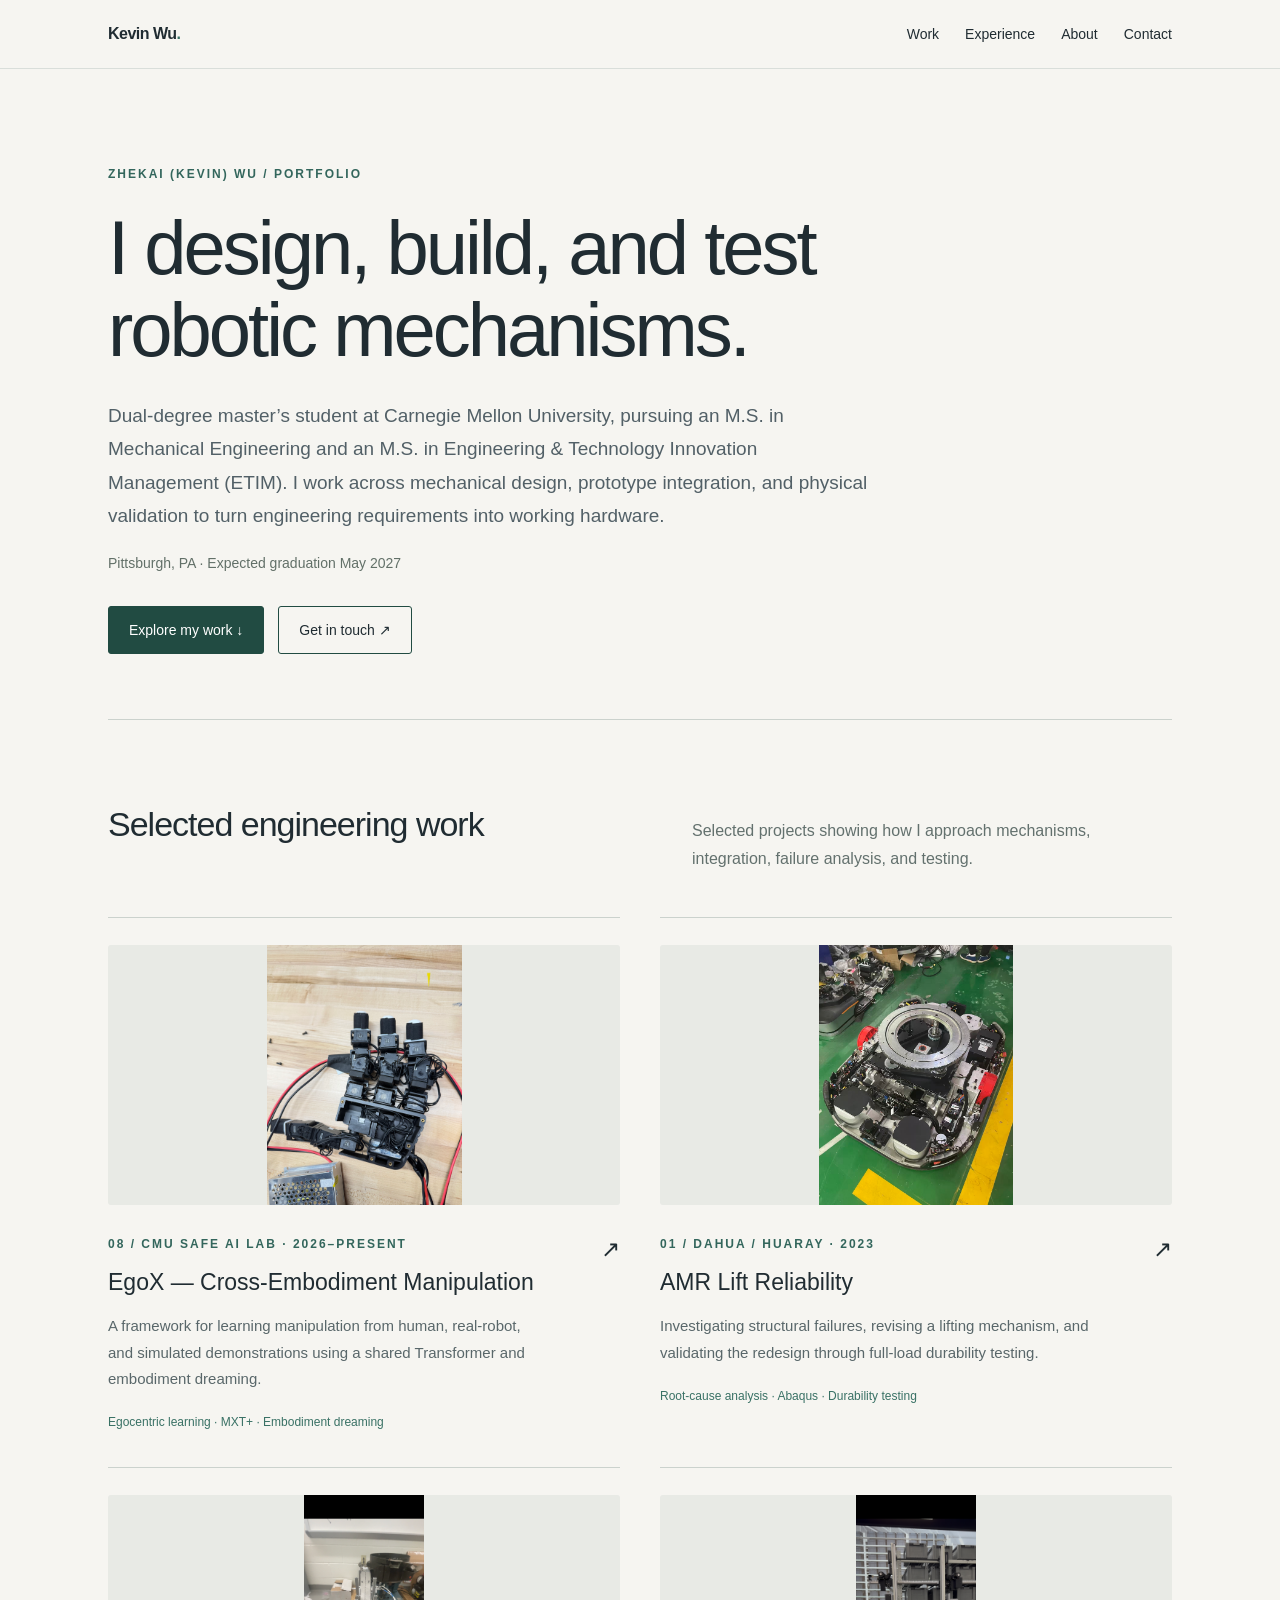
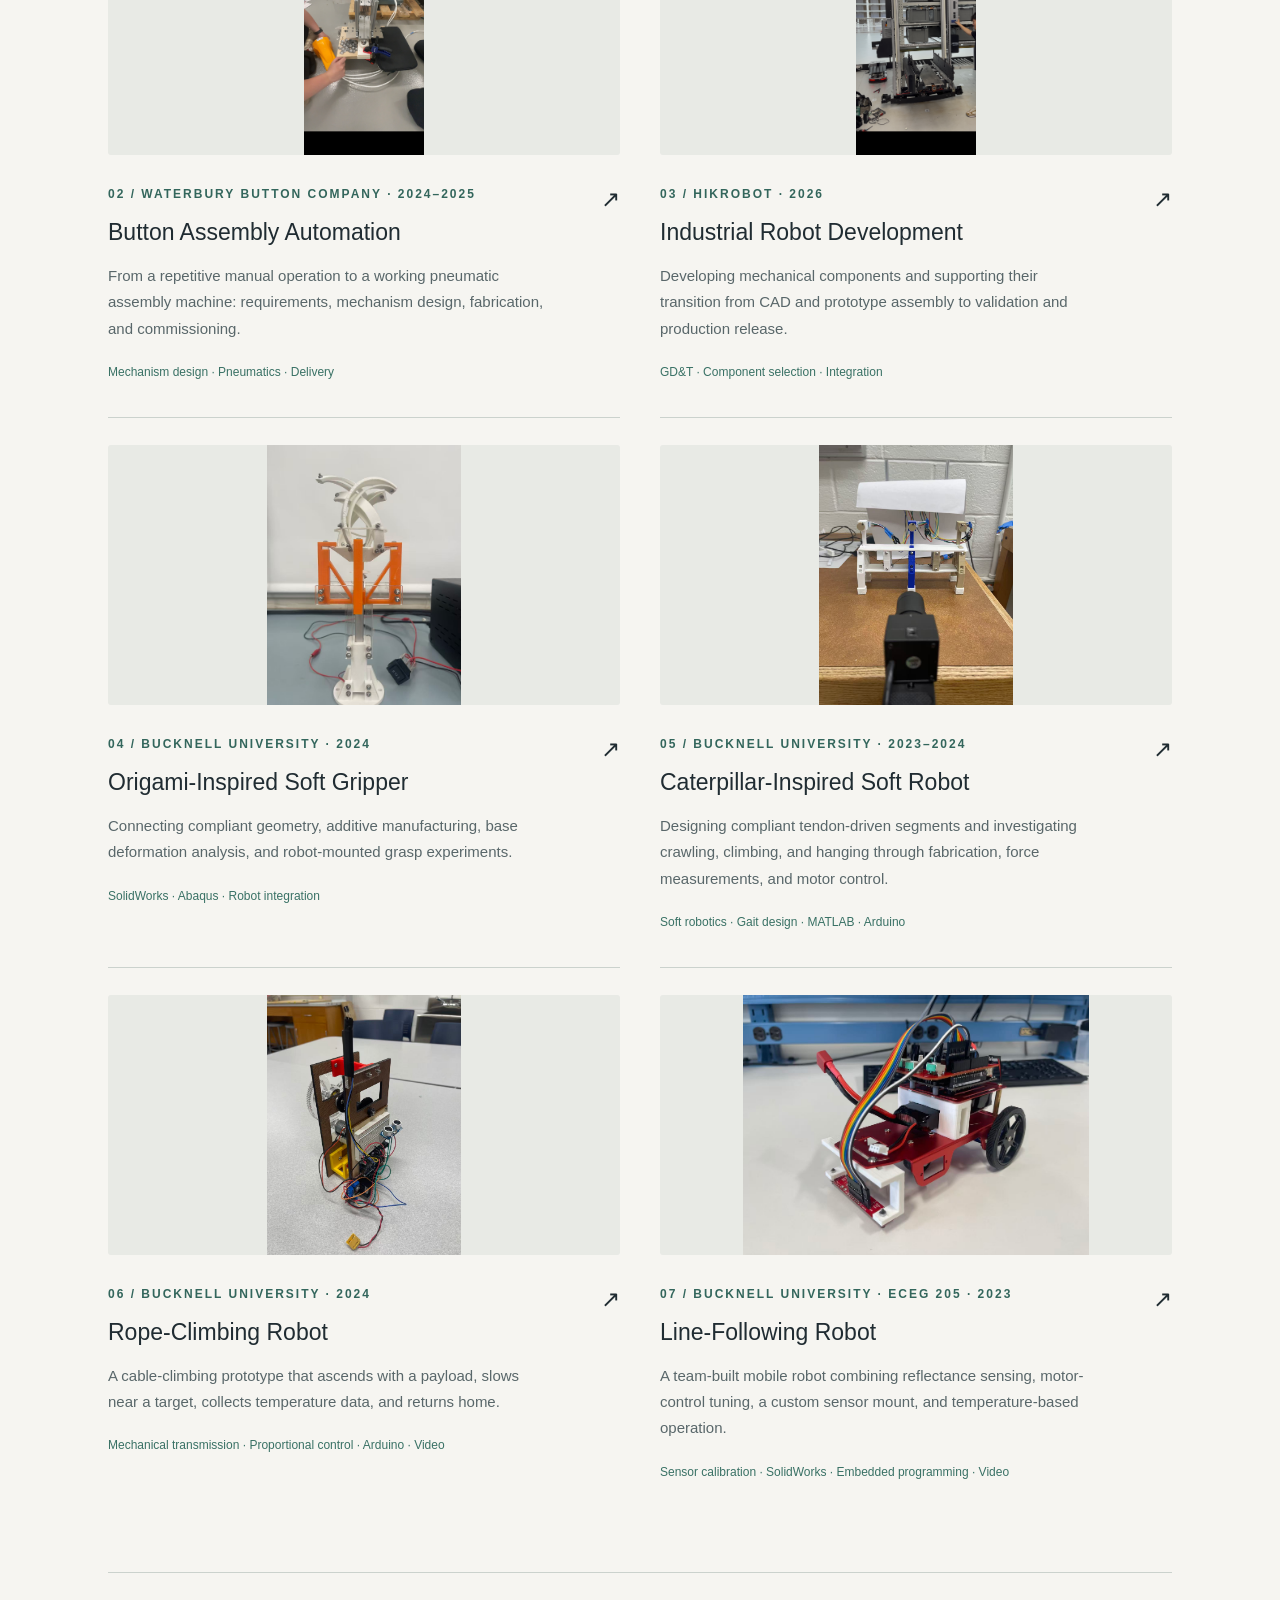
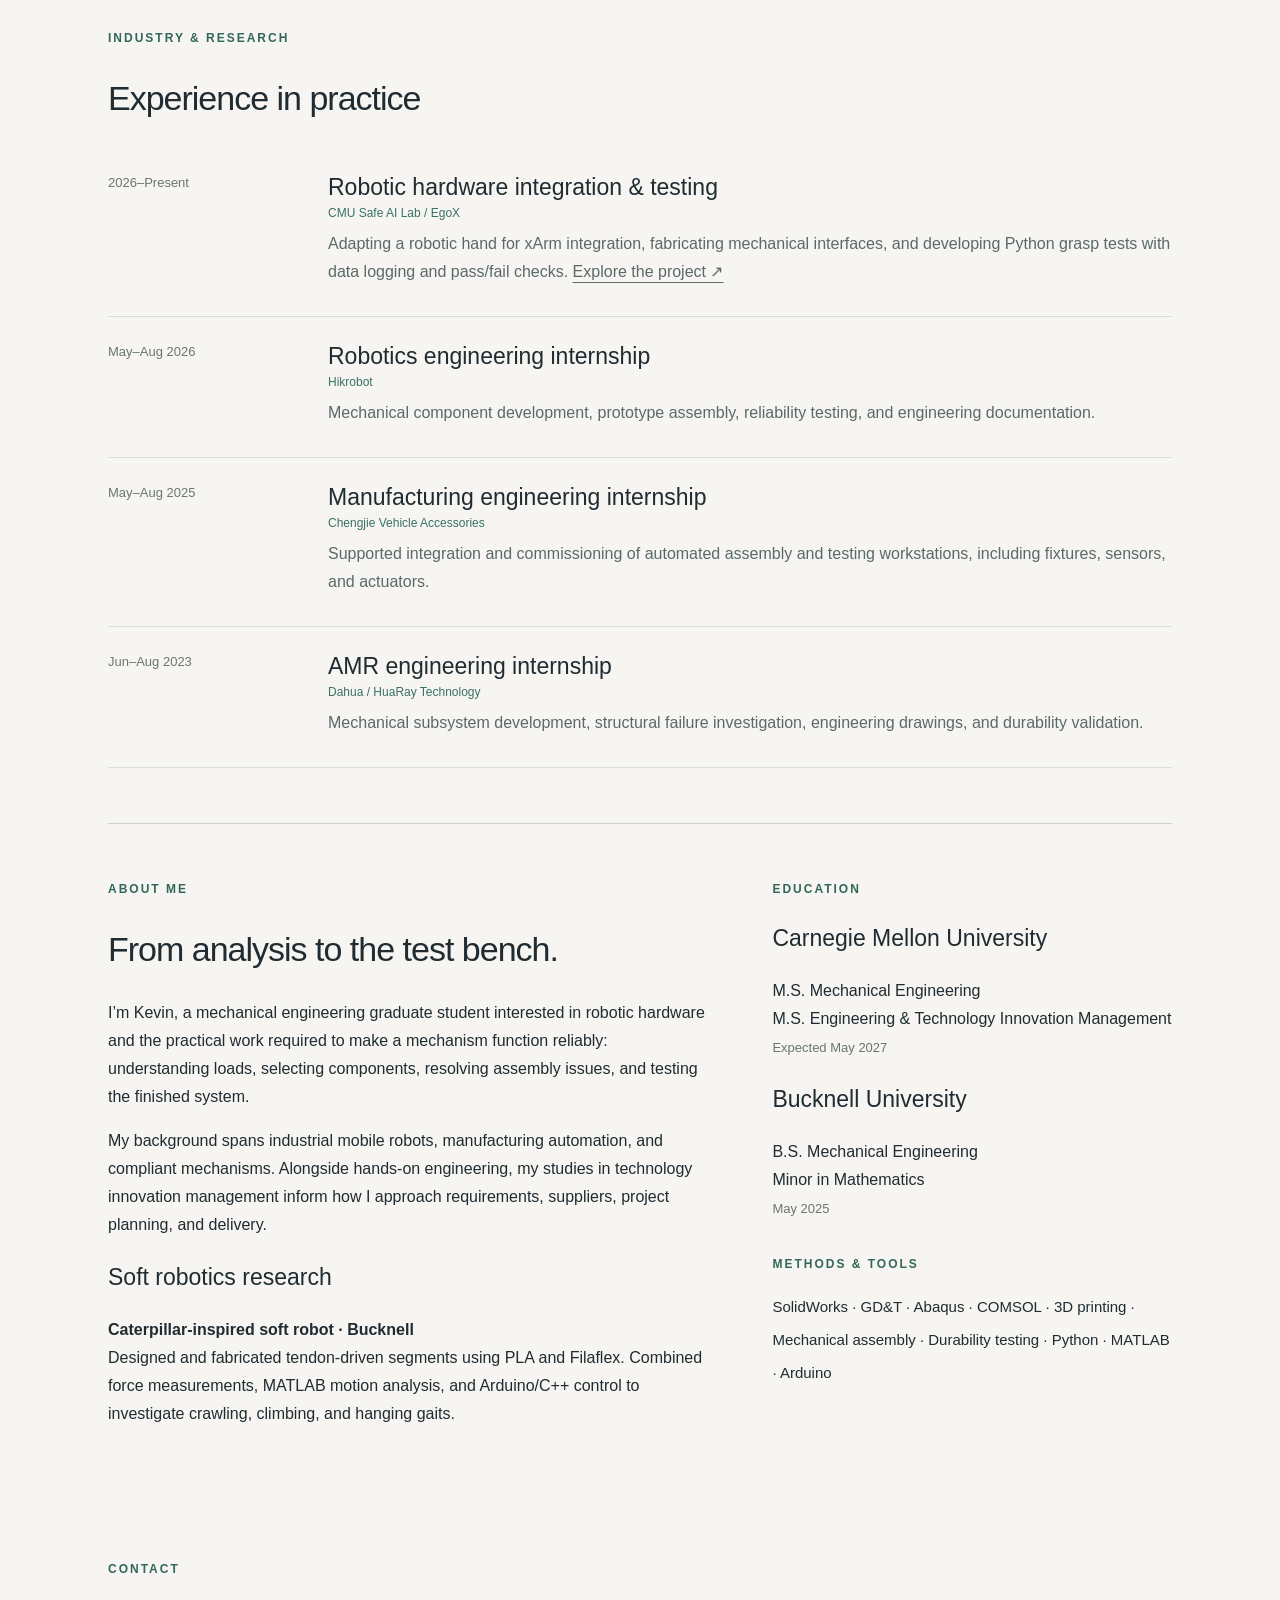
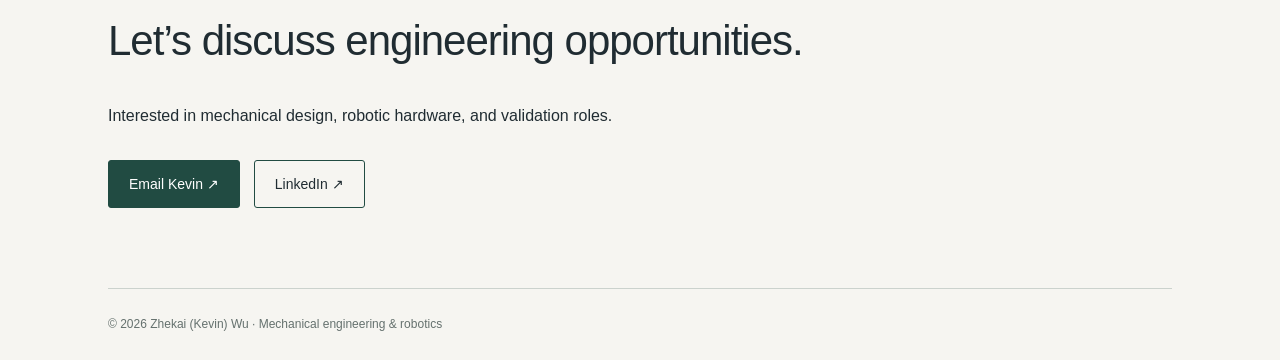
<file: index.html>
<!doctype html><html lang="en"><head><meta charset="utf-8"><meta name="viewport" content="width=device-width,initial-scale=1"><title>Mechanical Design & Robotics | Kevin Wu</title><meta name="description" content="Kevin Wu — mechanical engineering, robotic hardware, prototype integration, and validation. Explore selected engineering projects."><link rel="stylesheet" href="style.css"></head><body><a class="skip" href="#main">Skip to content</a><header><nav aria-label="Main navigation"><a class="brand" href="index.html">Kevin Wu<span style="color:#397165">.</span></a><div class="links"><a href="index.html#work">Work</a><a href="index.html#experience">Experience</a><a href="index.html#about">About</a><a href="index.html#contact">Contact</a></div></nav></header><main id="main"><section class="hero"><div class="eyebrow">Zhekai (Kevin) Wu / Portfolio</div><h1>I design, build, and test robotic mechanisms.</h1><p class="intro">Dual-degree master’s student at Carnegie Mellon University, pursuing an M.S. in Mechanical Engineering and an M.S. in Engineering &amp; Technology Innovation Management (ETIM). I work across mechanical design, prototype integration, and physical validation to turn engineering requirements into working hardware.</p><p class="meta">Pittsburgh, PA · Expected graduation May 2027</p><div class="actions"><a class="button primary" href="#work">Explore my work ↓</a><a class="button" href="mailto:kevinwuzhekai@gmail.com">Get in touch ↗</a></div></section><section class="section" id="work"><div class="section-head"><h2>Selected engineering work</h2><p>Selected projects showing how I approach mechanisms, integration, failure analysis, and testing.</p></div><div class="projects"><a class="project" href="egox.html"><img class="project-photo" src="egox-hand.jpg" alt="EgoX robotic hand hardware on the workbench" loading="lazy"><span class="label">08 / CMU SAFE AI LAB · 2026–PRESENT</span><span class="arrow" aria-hidden="true">↗</span><h3>EgoX — Cross-Embodiment Manipulation</h3><p>A framework for learning manipulation from human, real-robot, and simulated demonstrations using a shared Transformer and embodiment dreaming.</p><span class="tags">Egocentric learning · MXT+ · Embodiment dreaming</span></a><a class="project" href="amr-lift.html"><img class="project-photo" src="dahua-underride.jpg" alt="Dahua underride robot" loading="lazy"><span class="label">01 / Dahua / HuaRay · 2023</span><span class="arrow" aria-hidden="true">↗</span><h3>AMR Lift Reliability</h3><p>Investigating structural failures, revising a lifting mechanism, and validating the redesign through full-load durability testing.</p><span class="tags">Root-cause analysis · Abaqus · Durability testing</span></a><a class="project" href="assembly.html"><img class="project-photo" src="assembly.jpg" alt="Pneumatic button assembly prototype" loading="lazy"><span class="label">02 / Waterbury Button Company · 2024–2025</span><span class="arrow" aria-hidden="true">↗</span><h3>Button Assembly Automation</h3><p>From a repetitive manual operation to a working pneumatic assembly machine: requirements, mechanism design, fabrication, and commissioning.</p><span class="tags">Mechanism design · Pneumatics · Delivery</span></a><a class="project" href="industrial-robot.html"><img class="project-photo" src="hikrobot.jpg" alt="Hikrobot warehouse robot and integration setup" loading="lazy"><span class="label">03 / Hikrobot · 2026</span><span class="arrow" aria-hidden="true">↗</span><h3>Industrial Robot Development</h3><p>Developing mechanical components and supporting their transition from CAD and prototype assembly to validation and production release.</p><span class="tags">GD&T · Component selection · Integration</span></a><a class="project" href="soft-gripper.html"><img class="project-photo" src="gripper.jpg" alt="Origami-inspired gripper prototype" loading="lazy"><span class="label">04 / Bucknell University · 2024</span><span class="arrow" aria-hidden="true">↗</span><h3>Origami-Inspired Soft Gripper</h3><p>Connecting compliant geometry, additive manufacturing, base deformation analysis, and robot-mounted grasp experiments.</p><span class="tags">SolidWorks · Abaqus · Robot integration</span></a><a class="project" href="caterpillar.html"><img class="project-photo" src="caterpillar.jpg" alt="Tendon-driven soft robotics experimental setup" loading="lazy"><span class="label">05 / BUCKNELL UNIVERSITY · 2023–2024</span><span class="arrow" aria-hidden="true">↗</span><h3>Caterpillar-Inspired Soft Robot</h3><p>Designing compliant tendon-driven segments and investigating crawling, climbing, and hanging through fabrication, force measurements, and motor control.</p><span class="tags">Soft robotics · Gait design · MATLAB · Arduino</span></a><a class="project" href="rope-climbing.html"><img class="project-photo" src="rope-climbing.jpg" alt="Rope-Climbing Robot prototype" loading="lazy"><span class="label">06 / Bucknell University · 2024</span><span class="arrow" aria-hidden="true">↗</span><h3>Rope-Climbing Robot</h3><p>A cable-climbing prototype that ascends with a payload, slows near a target, collects temperature data, and returns home.</p><span class="tags">Mechanical transmission · Proportional control · Arduino · Video</span></a><a class="project" href="line-following.html"><img class="project-photo" src="line-following.jpg" alt="Line-Following Robot prototype" loading="lazy"><span class="label">07 / Bucknell University · ECEG 205 · 2023</span><span class="arrow" aria-hidden="true">↗</span><h3>Line-Following Robot</h3><p>A team-built mobile robot combining reflectance sensing, motor-control tuning, a custom sensor mount, and temperature-based operation.</p><span class="tags">Sensor calibration · SolidWorks · Embedded programming · Video</span></a></div></section><section class="section" id="experience"><div class="label">Industry & research</div><h2>Experience in practice</h2><div class="experience"><span class="small">2026–Present</span><div><h3>Robotic hardware integration & testing</h3><div class="tags">CMU Safe AI Lab / EgoX</div><p>Adapting a robotic hand for xArm integration, fabricating mechanical interfaces, and developing Python grasp tests with data logging and pass/fail checks. <a href="egox.html">Explore the project ↗</a></p></div></div><div class="experience"><span class="small">May–Aug 2026</span><div><h3>Robotics engineering internship</h3><div class="tags">Hikrobot</div><p>Mechanical component development, prototype assembly, reliability testing, and engineering documentation.</p></div></div><div class="experience"><span class="small">May–Aug 2025</span><div><h3>Manufacturing engineering internship</h3><div class="tags">Chengjie Vehicle Accessories</div><p>Supported integration and commissioning of automated assembly and testing workstations, including fixtures, sensors, and actuators.</p></div></div><div class="experience"><span class="small">Jun–Aug 2023</span><div><h3>AMR engineering internship</h3><div class="tags">Dahua / HuaRay Technology</div><p>Mechanical subsystem development, structural failure investigation, engineering drawings, and durability validation.</p></div></div></section><section class="section" id="about"><div class="about-grid"><div><div class="label">About me</div><h2>From analysis to the test bench.</h2><p>I’m Kevin, a mechanical engineering graduate student interested in robotic hardware and the practical work required to make a mechanism function reliably: understanding loads, selecting components, resolving assembly issues, and testing the finished system.</p><p>My background spans industrial mobile robots, manufacturing automation, and compliant mechanisms. Alongside hands-on engineering, my studies in technology innovation management inform how I approach requirements, suppliers, project planning, and delivery.</p><h3>Soft robotics research</h3><p><strong>Caterpillar-inspired soft robot · Bucknell</strong><br>Designed and fabricated tendon-driven segments using PLA and Filaflex. Combined force measurements, MATLAB motion analysis, and Arduino/C++ control to investigate crawling, climbing, and hanging gaits.</p></div><div><div class="label">Education</div><h3>Carnegie Mellon University</h3><p>M.S. Mechanical Engineering<br>M.S. Engineering & Technology Innovation Management<br><span class="small">Expected May 2027</span></p><h3>Bucknell University</h3><p>B.S. Mechanical Engineering<br>Minor in Mathematics<br><span class="small">May 2025</span></p><div class="label" style="margin-top:32px">Methods & tools</div><p class="tools">SolidWorks · GD&T · Abaqus · COMSOL · 3D printing · Mechanical assembly · Durability testing · Python · MATLAB · Arduino</p></div></div></section><section class="contact" id="contact"><div class="label">Contact</div><h2>Let’s discuss engineering opportunities.</h2><p>Interested in mechanical design, robotic hardware, and validation roles.</p><div class="actions"><a class="button primary" href="mailto:kevinwuzhekai@gmail.com">Email Kevin ↗</a><a class="button" href="https://www.linkedin.com/in/z-kevin-wu-57a373220" target="_blank" rel="noopener noreferrer">LinkedIn ↗</a></div></section><footer>© 2026 Zhekai (Kevin) Wu · Mechanical engineering & robotics</footer></main></body></html>
</file>
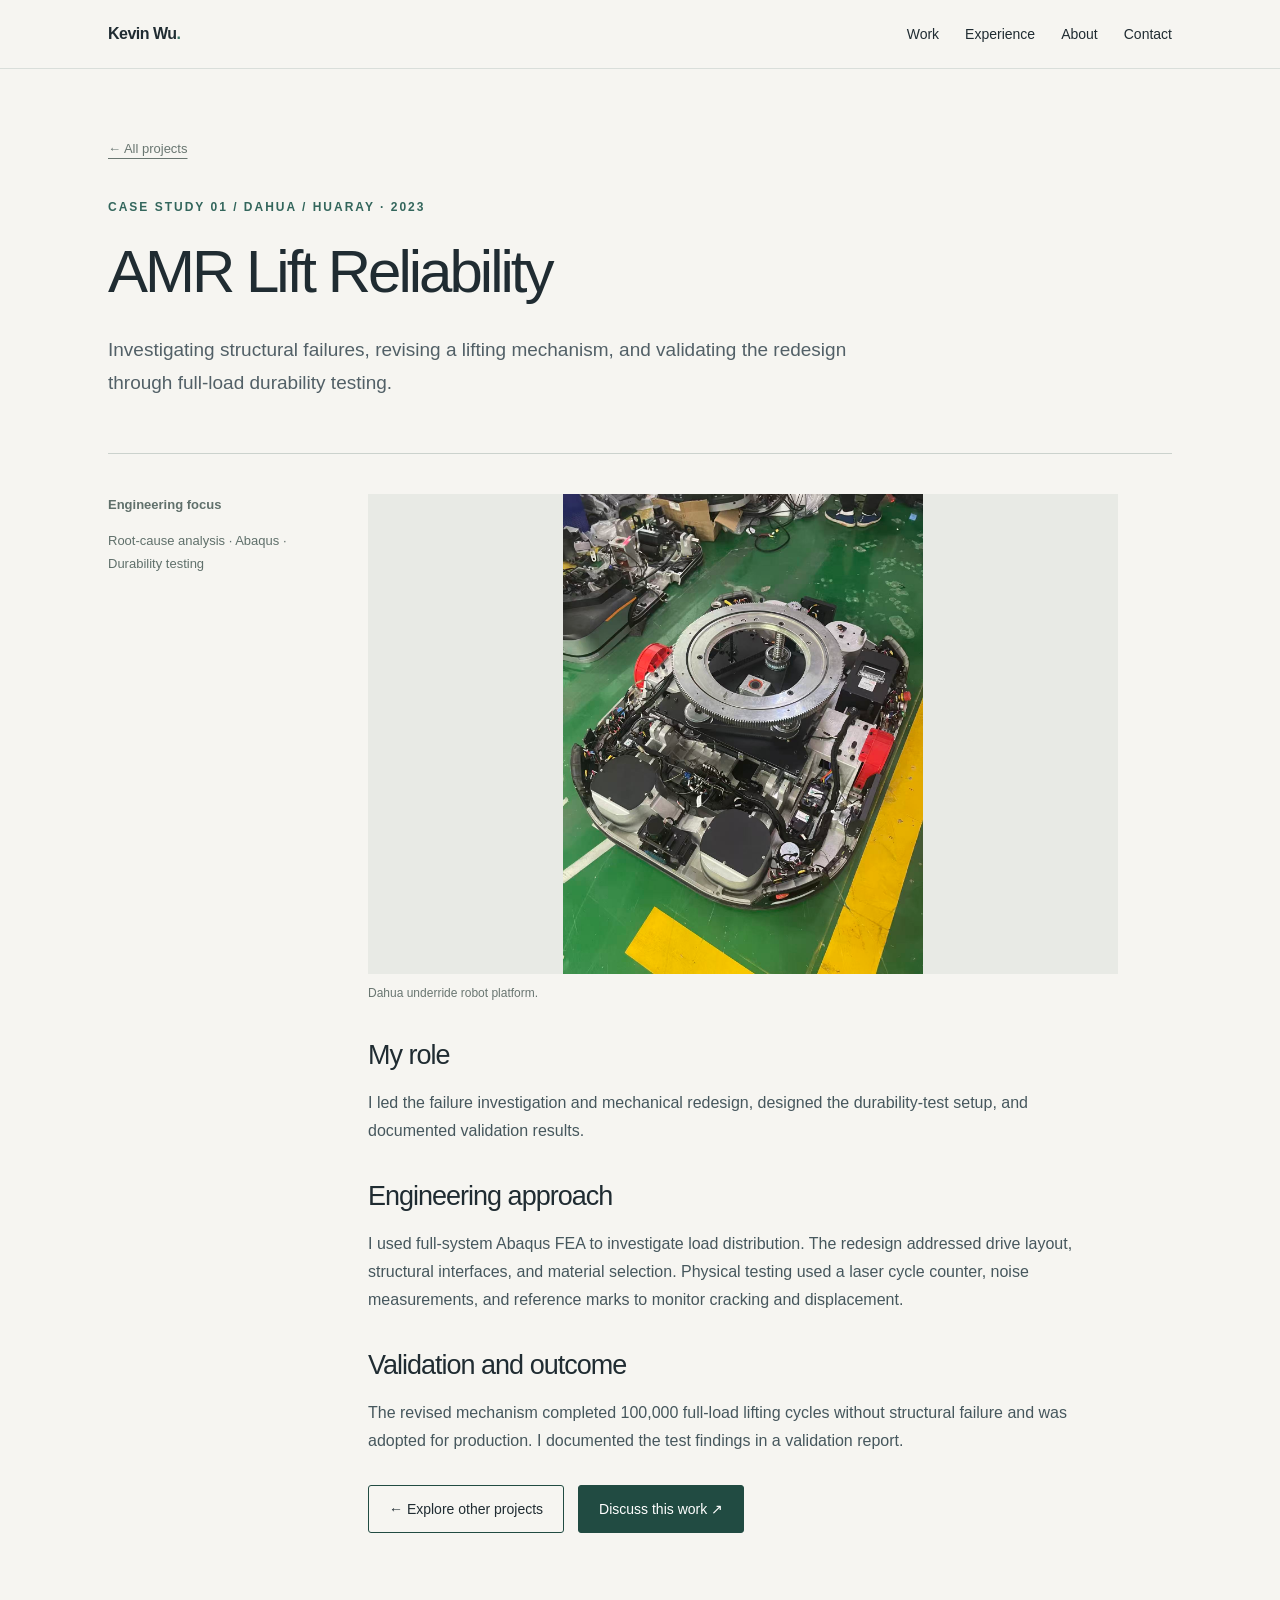
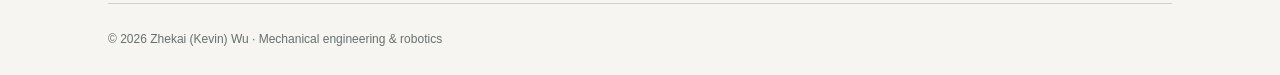
<file: amr-lift.html>
<!doctype html><html lang="en"><head><meta charset="utf-8"><meta name="viewport" content="width=device-width,initial-scale=1"><title>AMR Lift Reliability | Kevin Wu</title><meta name="description" content="Investigating structural failures, revising a lifting mechanism, and validating the redesign through full-load durability testing."><link rel="stylesheet" href="style.css"></head><body><a class="skip" href="#main">Skip to content</a><header><nav aria-label="Main navigation"><a class="brand" href="index.html">Kevin Wu<span style="color:#397165">.</span></a><div class="links"><a href="index.html#work">Work</a><a href="index.html#experience">Experience</a><a href="index.html#about">About</a><a href="index.html#contact">Contact</a></div></nav></header><main id="main"><section class="case-hero"><a class="small" href="index.html#work">← All projects</a><p class="label" style="margin-top:35px">Case study 01 / Dahua / HuaRay · 2023</p><h1>AMR Lift Reliability</h1><p class="intro">Investigating structural failures, revising a lifting mechanism, and validating the redesign through full-load durability testing.</p></section><section class="section case-layout"><aside><strong>Engineering focus</strong><p>Root-cause analysis · Abaqus · Durability testing</p></aside><article class="case-body"><figure class="case-photo"><img src="dahua-underride.jpg" alt="Dahua underride robot"><figcaption>Dahua underride robot platform.</figcaption></figure><h2>My role</h2><p>I led the failure investigation and mechanical redesign, designed the durability-test setup, and documented validation results.</p><h2>Engineering approach</h2><p>I used full-system Abaqus FEA to investigate load distribution. The redesign addressed drive layout, structural interfaces, and material selection. Physical testing used a laser cycle counter, noise measurements, and reference marks to monitor cracking and displacement.</p><h2>Validation and outcome</h2><p>The revised mechanism completed 100,000 full-load lifting cycles without structural failure and was adopted for production. I documented the test findings in a validation report.</p><div class="actions"><a class="button" href="index.html#work">← Explore other projects</a><a class="button primary" href="mailto:kevinwuzhekai@gmail.com">Discuss this work ↗</a></div></article></section><footer>© 2026 Zhekai (Kevin) Wu · Mechanical engineering & robotics</footer></main></body></html>
</file>
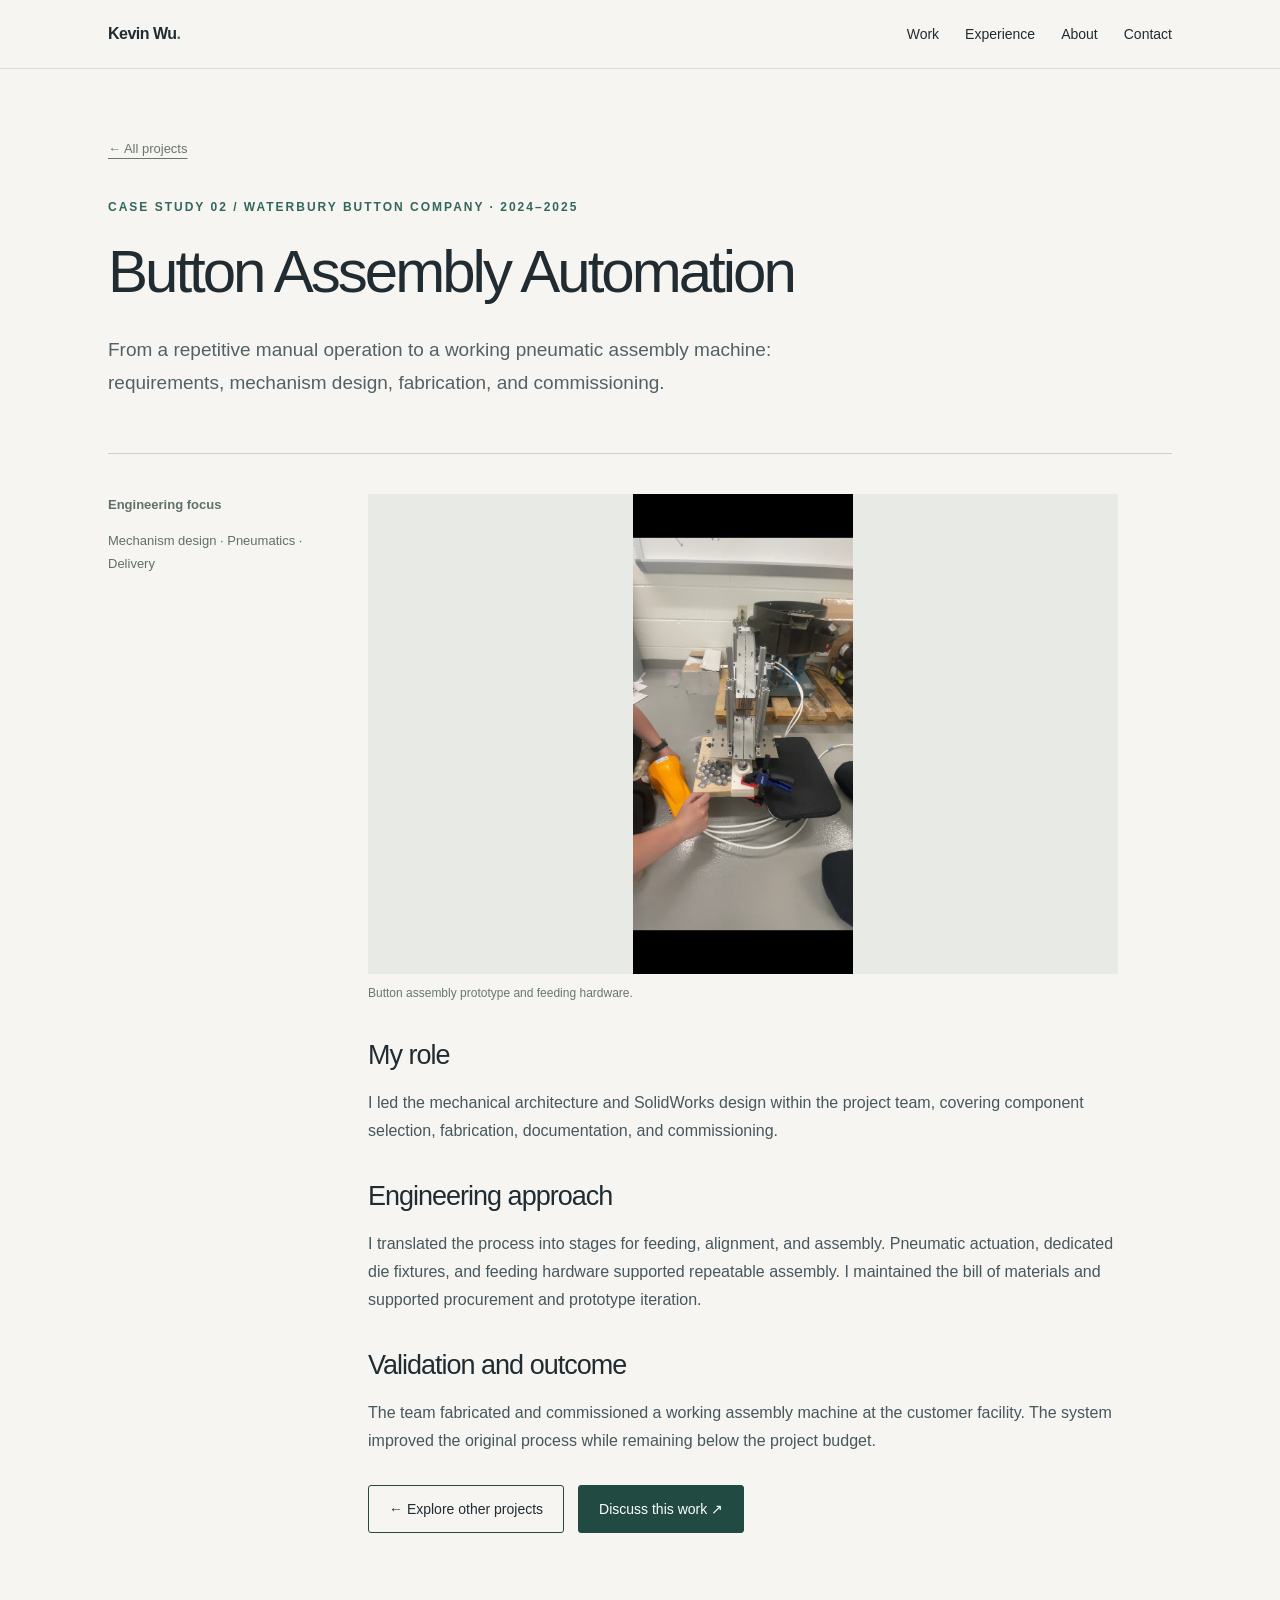
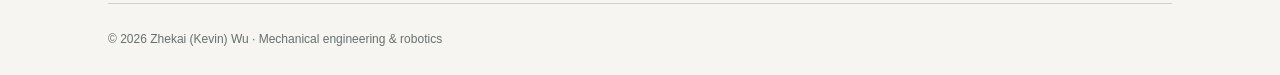
<file: assembly.html>
<!doctype html><html lang="en"><head><meta charset="utf-8"><meta name="viewport" content="width=device-width,initial-scale=1"><title>Button Assembly Automation | Kevin Wu</title><meta name="description" content="From a repetitive manual operation to a working pneumatic assembly machine: requirements, mechanism design, fabrication, and commissioning."><link rel="stylesheet" href="style.css"></head><body><a class="skip" href="#main">Skip to content</a><header><nav aria-label="Main navigation"><a class="brand" href="index.html">Kevin Wu<span style="color:#397165">.</span></a><div class="links"><a href="index.html#work">Work</a><a href="index.html#experience">Experience</a><a href="index.html#about">About</a><a href="index.html#contact">Contact</a></div></nav></header><main id="main"><section class="case-hero"><a class="small" href="index.html#work">← All projects</a><p class="label" style="margin-top:35px">Case study 02 / Waterbury Button Company · 2024–2025</p><h1>Button Assembly Automation</h1><p class="intro">From a repetitive manual operation to a working pneumatic assembly machine: requirements, mechanism design, fabrication, and commissioning.</p></section><section class="section case-layout"><aside><strong>Engineering focus</strong><p>Mechanism design · Pneumatics · Delivery</p></aside><article class="case-body"><figure class="case-photo"><img src="assembly.jpg" alt="Pneumatic button assembly prototype"><figcaption>Button assembly prototype and feeding hardware.</figcaption></figure><h2>My role</h2><p>I led the mechanical architecture and SolidWorks design within the project team, covering component selection, fabrication, documentation, and commissioning.</p><h2>Engineering approach</h2><p>I translated the process into stages for feeding, alignment, and assembly. Pneumatic actuation, dedicated die fixtures, and feeding hardware supported repeatable assembly. I maintained the bill of materials and supported procurement and prototype iteration.</p><h2>Validation and outcome</h2><p>The team fabricated and commissioned a working assembly machine at the customer facility. The system improved the original process while remaining below the project budget.</p><div class="actions"><a class="button" href="index.html#work">← Explore other projects</a><a class="button primary" href="mailto:kevinwuzhekai@gmail.com">Discuss this work ↗</a></div></article></section><footer>© 2026 Zhekai (Kevin) Wu · Mechanical engineering & robotics</footer></main></body></html>
</file>
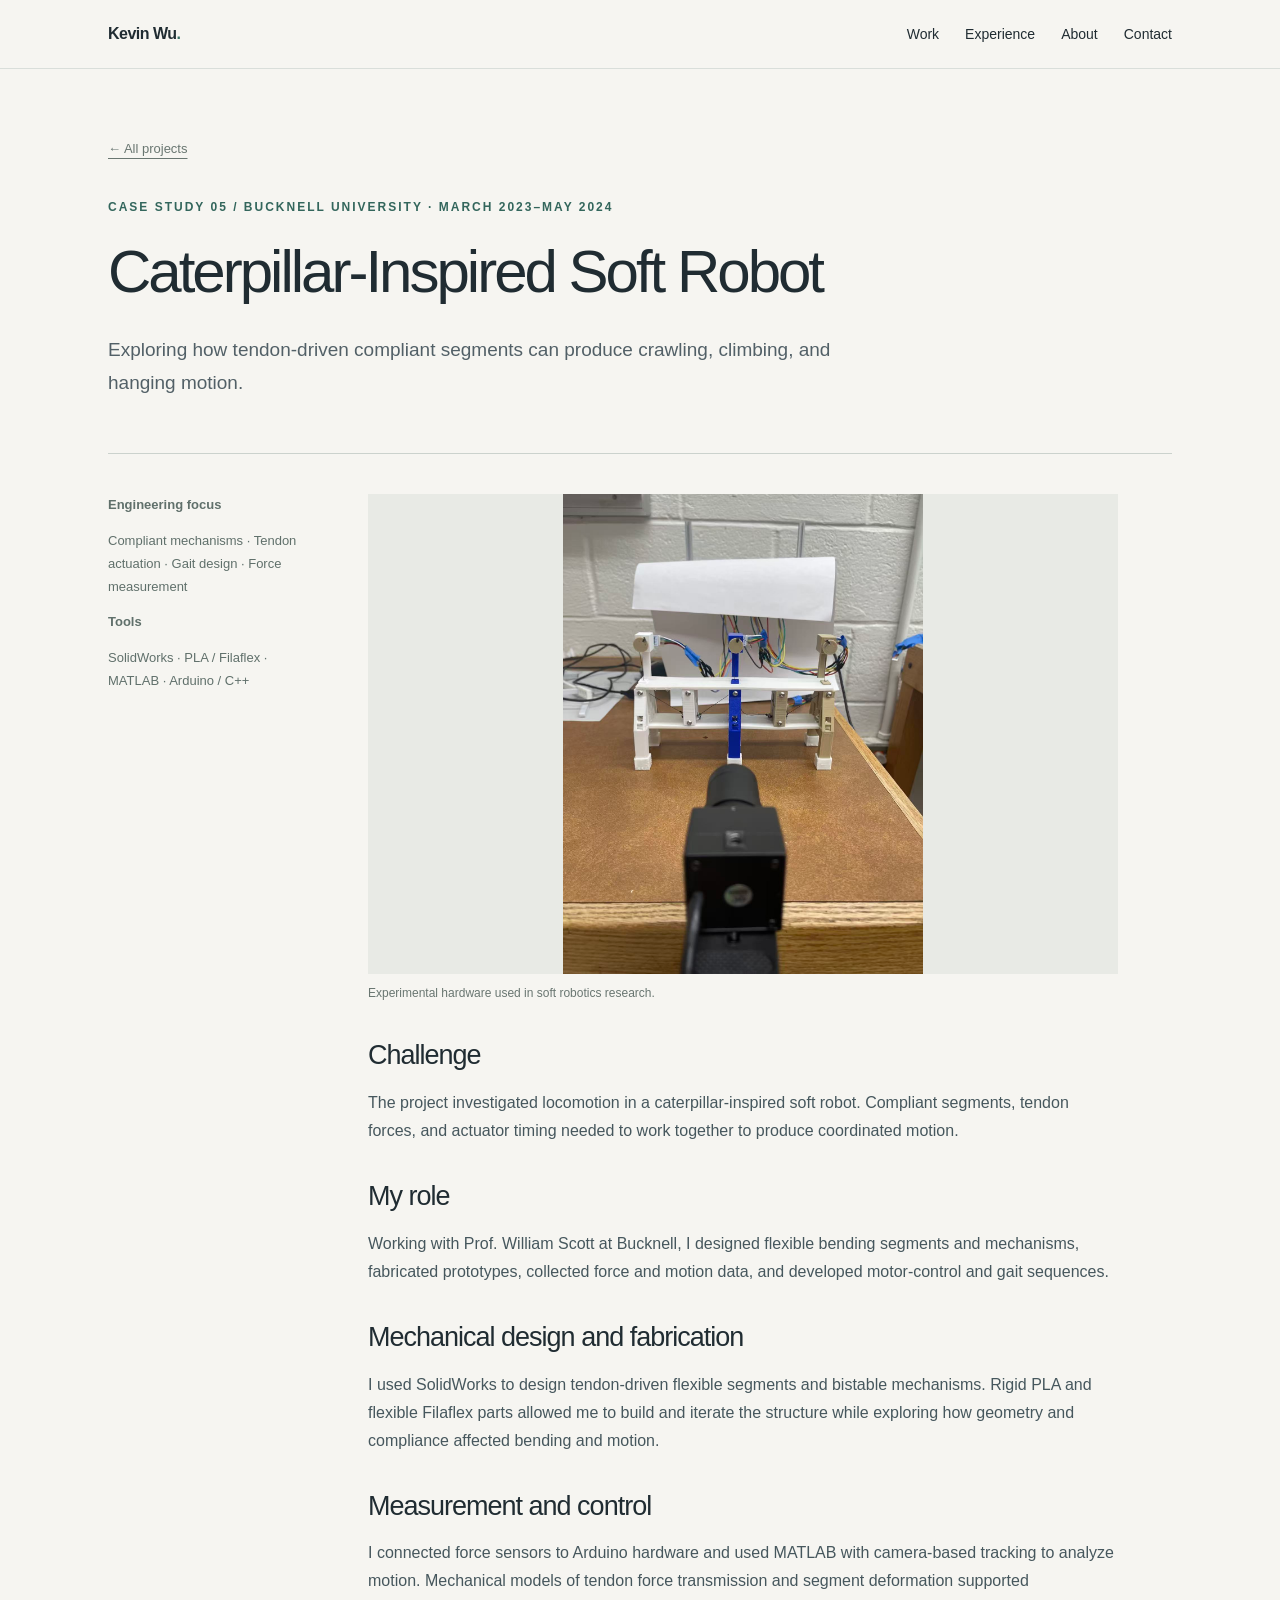
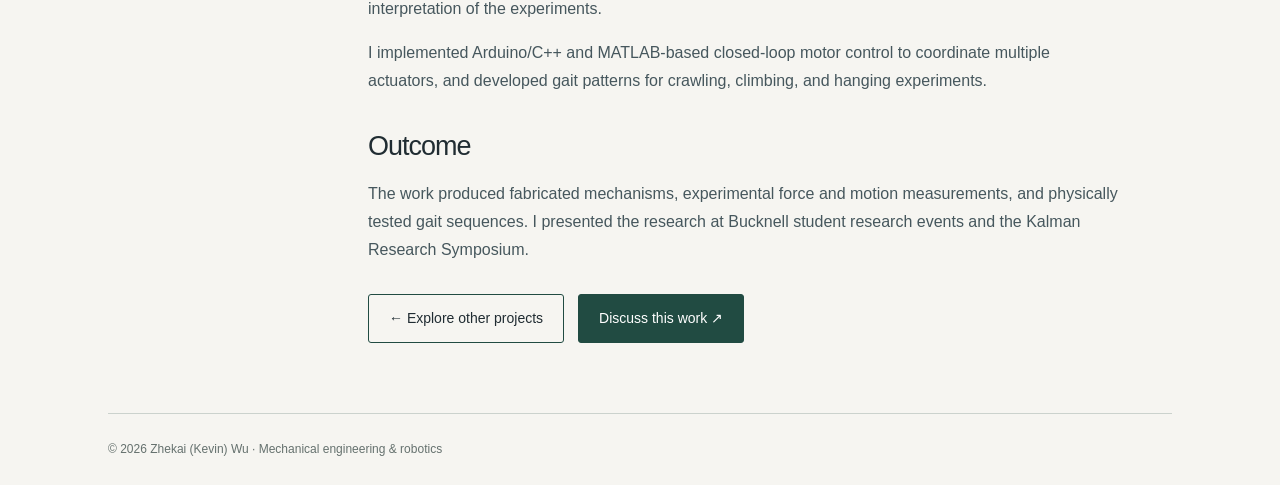
<file: caterpillar.html>
<!doctype html><html lang="en"><head><meta charset="utf-8"><meta name="viewport" content="width=device-width,initial-scale=1"><title>Caterpillar-Inspired Soft Robot | Kevin Wu</title><meta name="description" content="Connecting compliant geometry, additive manufacturing, base deformation analysis, and robot-mounted grasp experiments."><link rel="stylesheet" href="style.css"></head><body><a class="skip" href="#main">Skip to content</a><header><nav aria-label="Main navigation"><a class="brand" href="index.html">Kevin Wu<span style="color:#397165">.</span></a><div class="links"><a href="index.html#work">Work</a><a href="index.html#experience">Experience</a><a href="index.html#about">About</a><a href="index.html#contact">Contact</a></div></nav></header><main id="main"><section class="case-hero"><a class="small" href="index.html#work">← All projects</a><p class="label" style="margin-top:35px">Case study 05 / Bucknell University · March 2023–May 2024</p><h1>Caterpillar-Inspired Soft Robot</h1><p class="intro">Exploring how tendon-driven compliant segments can produce crawling, climbing, and hanging motion.</p></section><section class="section case-layout"><aside><strong>Engineering focus</strong><p>Compliant mechanisms · Tendon actuation · Gait design · Force measurement</p><strong>Tools</strong><p>SolidWorks · PLA / Filaflex · MATLAB · Arduino / C++</p></aside><article class="case-body"><figure class="case-photo"><img src="caterpillar.jpg" alt="Tendon-driven experimental apparatus with motor actuation and printed structures"><figcaption>Experimental hardware used in soft robotics research.</figcaption></figure><h2>Challenge</h2><p>The project investigated locomotion in a caterpillar-inspired soft robot. Compliant segments, tendon forces, and actuator timing needed to work together to produce coordinated motion.</p><h2>My role</h2><p>Working with Prof. William Scott at Bucknell, I designed flexible bending segments and mechanisms, fabricated prototypes, collected force and motion data, and developed motor-control and gait sequences.</p><h2>Mechanical design and fabrication</h2><p>I used SolidWorks to design tendon-driven flexible segments and bistable mechanisms. Rigid PLA and flexible Filaflex parts allowed me to build and iterate the structure while exploring how geometry and compliance affected bending and motion.</p><h2>Measurement and control</h2><p>I connected force sensors to Arduino hardware and used MATLAB with camera-based tracking to analyze motion. Mechanical models of tendon force transmission and segment deformation supported interpretation of the experiments.</p><p>I implemented Arduino/C++ and MATLAB-based closed-loop motor control to coordinate multiple actuators, and developed gait patterns for crawling, climbing, and hanging experiments.</p><h2>Outcome</h2><p>The work produced fabricated mechanisms, experimental force and motion measurements, and physically tested gait sequences. I presented the research at Bucknell student research events and the Kalman Research Symposium.</p><div class="actions"><a class="button" href="index.html#work">← Explore other projects</a><a class="button primary" href="mailto:kevinwuzhekai@gmail.com">Discuss this work ↗</a></div></article></section><footer>© 2026 Zhekai (Kevin) Wu · Mechanical engineering & robotics</footer></main></body></html>
</file>
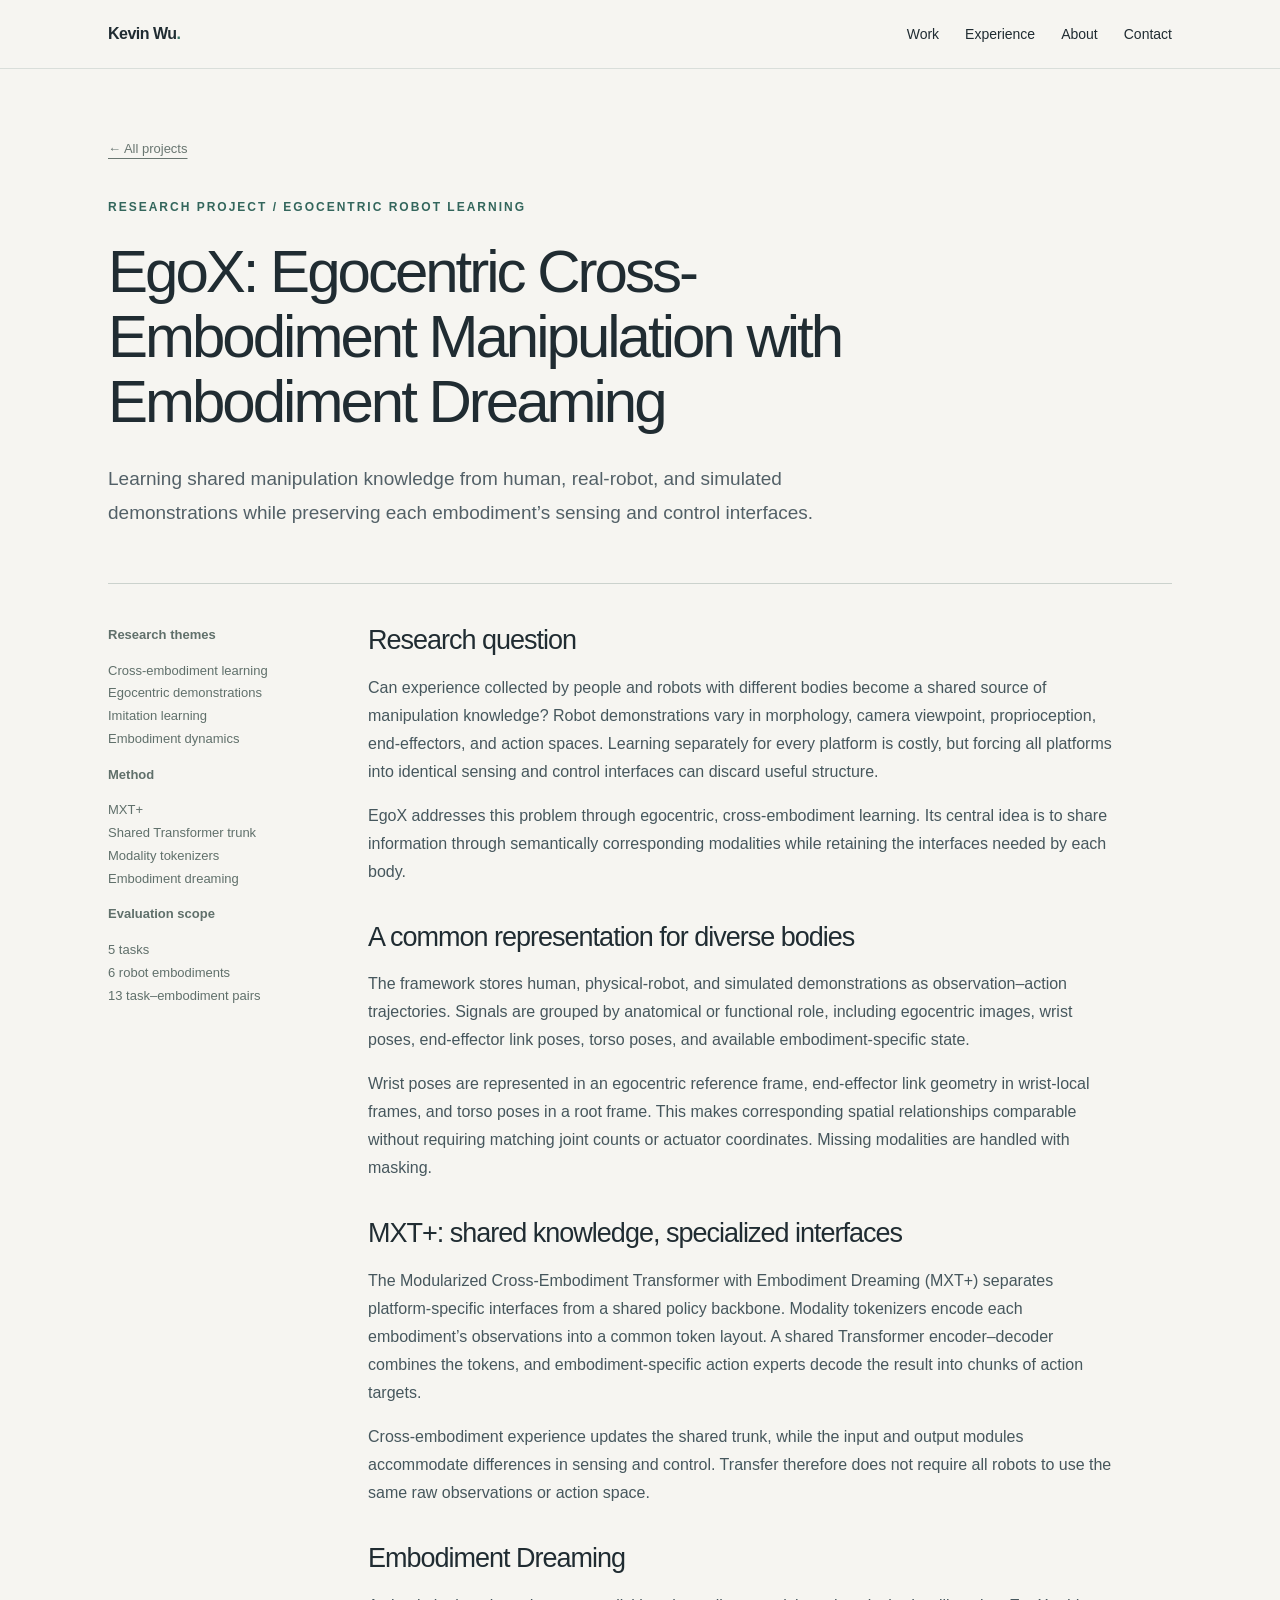
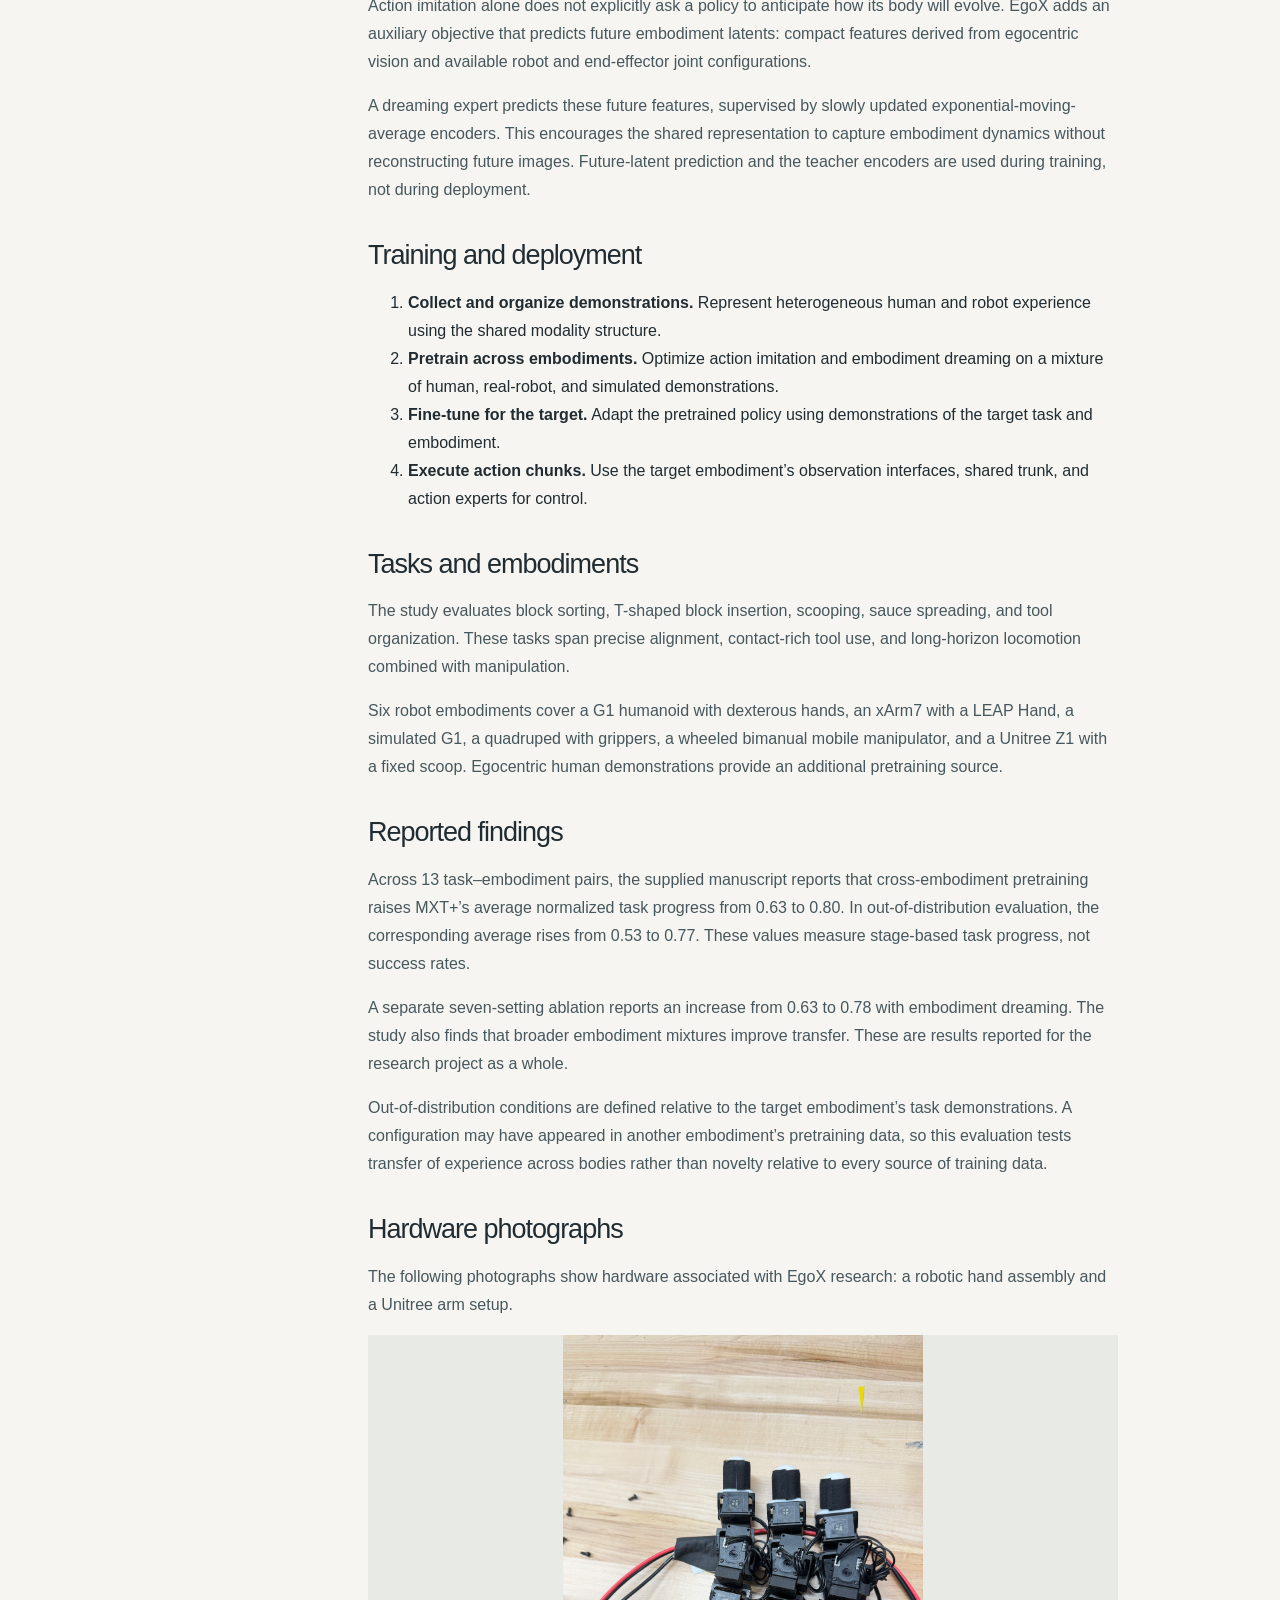
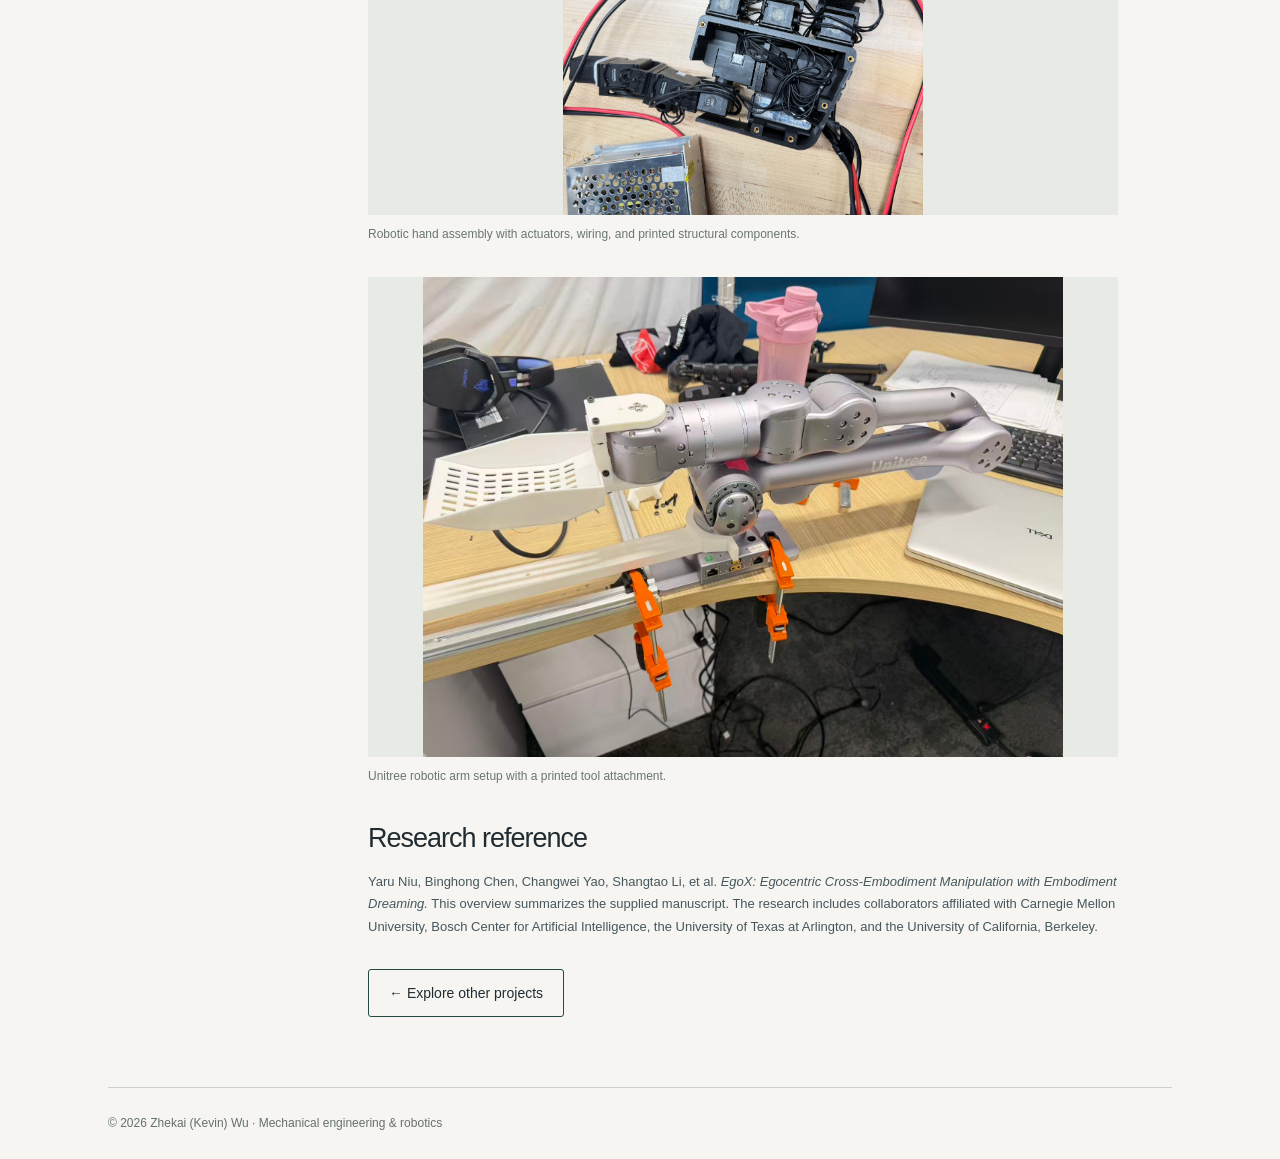
<file: egox.html>
<!doctype html><html lang="en"><head><meta charset="utf-8"><meta name="viewport" content="width=device-width,initial-scale=1"><title>EgoX — Cross-Embodiment Manipulation | Kevin Wu</title><meta name="description" content="EgoX: egocentric cross-embodiment manipulation with embodiment dreaming. Research overview, MXT+ architecture, training pipeline, and evaluation."><link rel="stylesheet" href="style.css"></head><body><a class="skip" href="#main">Skip to content</a><header><nav aria-label="Main navigation"><a class="brand" href="index.html">Kevin Wu<span style="color:#397165">.</span></a><div class="links"><a href="index.html#work">Work</a><a href="index.html#experience">Experience</a><a href="index.html#about">About</a><a href="index.html#contact">Contact</a></div></nav></header><main id="main"><section class="case-hero"><a class="small" href="index.html#work">← All projects</a><p class="label" style="margin-top:35px">Research project / Egocentric robot learning</p><h1>EgoX: Egocentric Cross-Embodiment Manipulation with Embodiment Dreaming</h1><p class="intro">Learning shared manipulation knowledge from human, real-robot, and simulated demonstrations while preserving each embodiment’s sensing and control interfaces.</p></section><section class="section case-layout"><aside><strong>Research themes</strong><p>Cross-embodiment learning<br>Egocentric demonstrations<br>Imitation learning<br>Embodiment dynamics</p><strong>Method</strong><p>MXT+<br>Shared Transformer trunk<br>Modality tokenizers<br>Embodiment dreaming</p><strong>Evaluation scope</strong><p>5 tasks<br>6 robot embodiments<br>13 task–embodiment pairs</p></aside><article class="case-body"><h2>Research question</h2><p>Can experience collected by people and robots with different bodies become a shared source of manipulation knowledge? Robot demonstrations vary in morphology, camera viewpoint, proprioception, end-effectors, and action spaces. Learning separately for every platform is costly, but forcing all platforms into identical sensing and control interfaces can discard useful structure.</p><p>EgoX addresses this problem through egocentric, cross-embodiment learning. Its central idea is to share information through semantically corresponding modalities while retaining the interfaces needed by each body.</p><h2>A common representation for diverse bodies</h2><p>The framework stores human, physical-robot, and simulated demonstrations as observation–action trajectories. Signals are grouped by anatomical or functional role, including egocentric images, wrist poses, end-effector link poses, torso poses, and available embodiment-specific state.</p><p>Wrist poses are represented in an egocentric reference frame, end-effector link geometry in wrist-local frames, and torso poses in a root frame. This makes corresponding spatial relationships comparable without requiring matching joint counts or actuator coordinates. Missing modalities are handled with masking.</p><h2>MXT+: shared knowledge, specialized interfaces</h2><p>The Modularized Cross-Embodiment Transformer with Embodiment Dreaming (MXT+) separates platform-specific interfaces from a shared policy backbone. Modality tokenizers encode each embodiment’s observations into a common token layout. A shared Transformer encoder–decoder combines the tokens, and embodiment-specific action experts decode the result into chunks of action targets.</p><p>Cross-embodiment experience updates the shared trunk, while the input and output modules accommodate differences in sensing and control. Transfer therefore does not require all robots to use the same raw observations or action space.</p><h2>Embodiment Dreaming</h2><p>Action imitation alone does not explicitly ask a policy to anticipate how its body will evolve. EgoX adds an auxiliary objective that predicts future embodiment latents: compact features derived from egocentric vision and available robot and end-effector joint configurations.</p><p>A dreaming expert predicts these future features, supervised by slowly updated exponential-moving-average encoders. This encourages the shared representation to capture embodiment dynamics without reconstructing future images. Future-latent prediction and the teacher encoders are used during training, not during deployment.</p><h2>Training and deployment</h2><ol><li><strong>Collect and organize demonstrations.</strong> Represent heterogeneous human and robot experience using the shared modality structure.</li><li><strong>Pretrain across embodiments.</strong> Optimize action imitation and embodiment dreaming on a mixture of human, real-robot, and simulated demonstrations.</li><li><strong>Fine-tune for the target.</strong> Adapt the pretrained policy using demonstrations of the target task and embodiment.</li><li><strong>Execute action chunks.</strong> Use the target embodiment’s observation interfaces, shared trunk, and action experts for control.</li></ol><h2>Tasks and embodiments</h2><p>The study evaluates block sorting, T-shaped block insertion, scooping, sauce spreading, and tool organization. These tasks span precise alignment, contact-rich tool use, and long-horizon locomotion combined with manipulation.</p><p>Six robot embodiments cover a G1 humanoid with dexterous hands, an xArm7 with a LEAP Hand, a simulated G1, a quadruped with grippers, a wheeled bimanual mobile manipulator, and a Unitree Z1 with a fixed scoop. Egocentric human demonstrations provide an additional pretraining source.</p><h2>Reported findings</h2><p>Across 13 task–embodiment pairs, the supplied manuscript reports that cross-embodiment pretraining raises MXT+’s average normalized task progress from 0.63 to 0.80. In out-of-distribution evaluation, the corresponding average rises from 0.53 to 0.77. These values measure stage-based task progress, not success rates.</p><p>A separate seven-setting ablation reports an increase from 0.63 to 0.78 with embodiment dreaming. The study also finds that broader embodiment mixtures improve transfer. These are results reported for the research project as a whole.</p><p>Out-of-distribution conditions are defined relative to the target embodiment’s task demonstrations. A configuration may have appeared in another embodiment’s pretraining data, so this evaluation tests transfer of experience across bodies rather than novelty relative to every source of training data.</p><h2>Hardware photographs</h2><p>The following photographs show hardware associated with EgoX research: a robotic hand assembly and a Unitree arm setup.</p><figure class="case-photo"><img src="egox-hand.jpg" alt="Robotic hand assembly used in EgoX research" loading="lazy"><figcaption>Robotic hand assembly with actuators, wiring, and printed structural components.</figcaption></figure><figure class="case-photo"><img src="egox-arm.jpg" alt="Unitree robotic arm setup associated with EgoX research" loading="lazy"><figcaption>Unitree robotic arm setup with a printed tool attachment.</figcaption></figure><h2>Research reference</h2><p class="small">Yaru Niu, Binghong Chen, Changwei Yao, Shangtao Li, et al. <em>EgoX: Egocentric Cross-Embodiment Manipulation with Embodiment Dreaming.</em> This overview summarizes the supplied manuscript. The research includes collaborators affiliated with Carnegie Mellon University, Bosch Center for Artificial Intelligence, the University of Texas at Arlington, and the University of California, Berkeley.</p><div class="actions"><a class="button" href="index.html#work">← Explore other projects</a></div></article></section><footer>© 2026 Zhekai (Kevin) Wu · Mechanical engineering & robotics</footer></main></body></html>
</file>
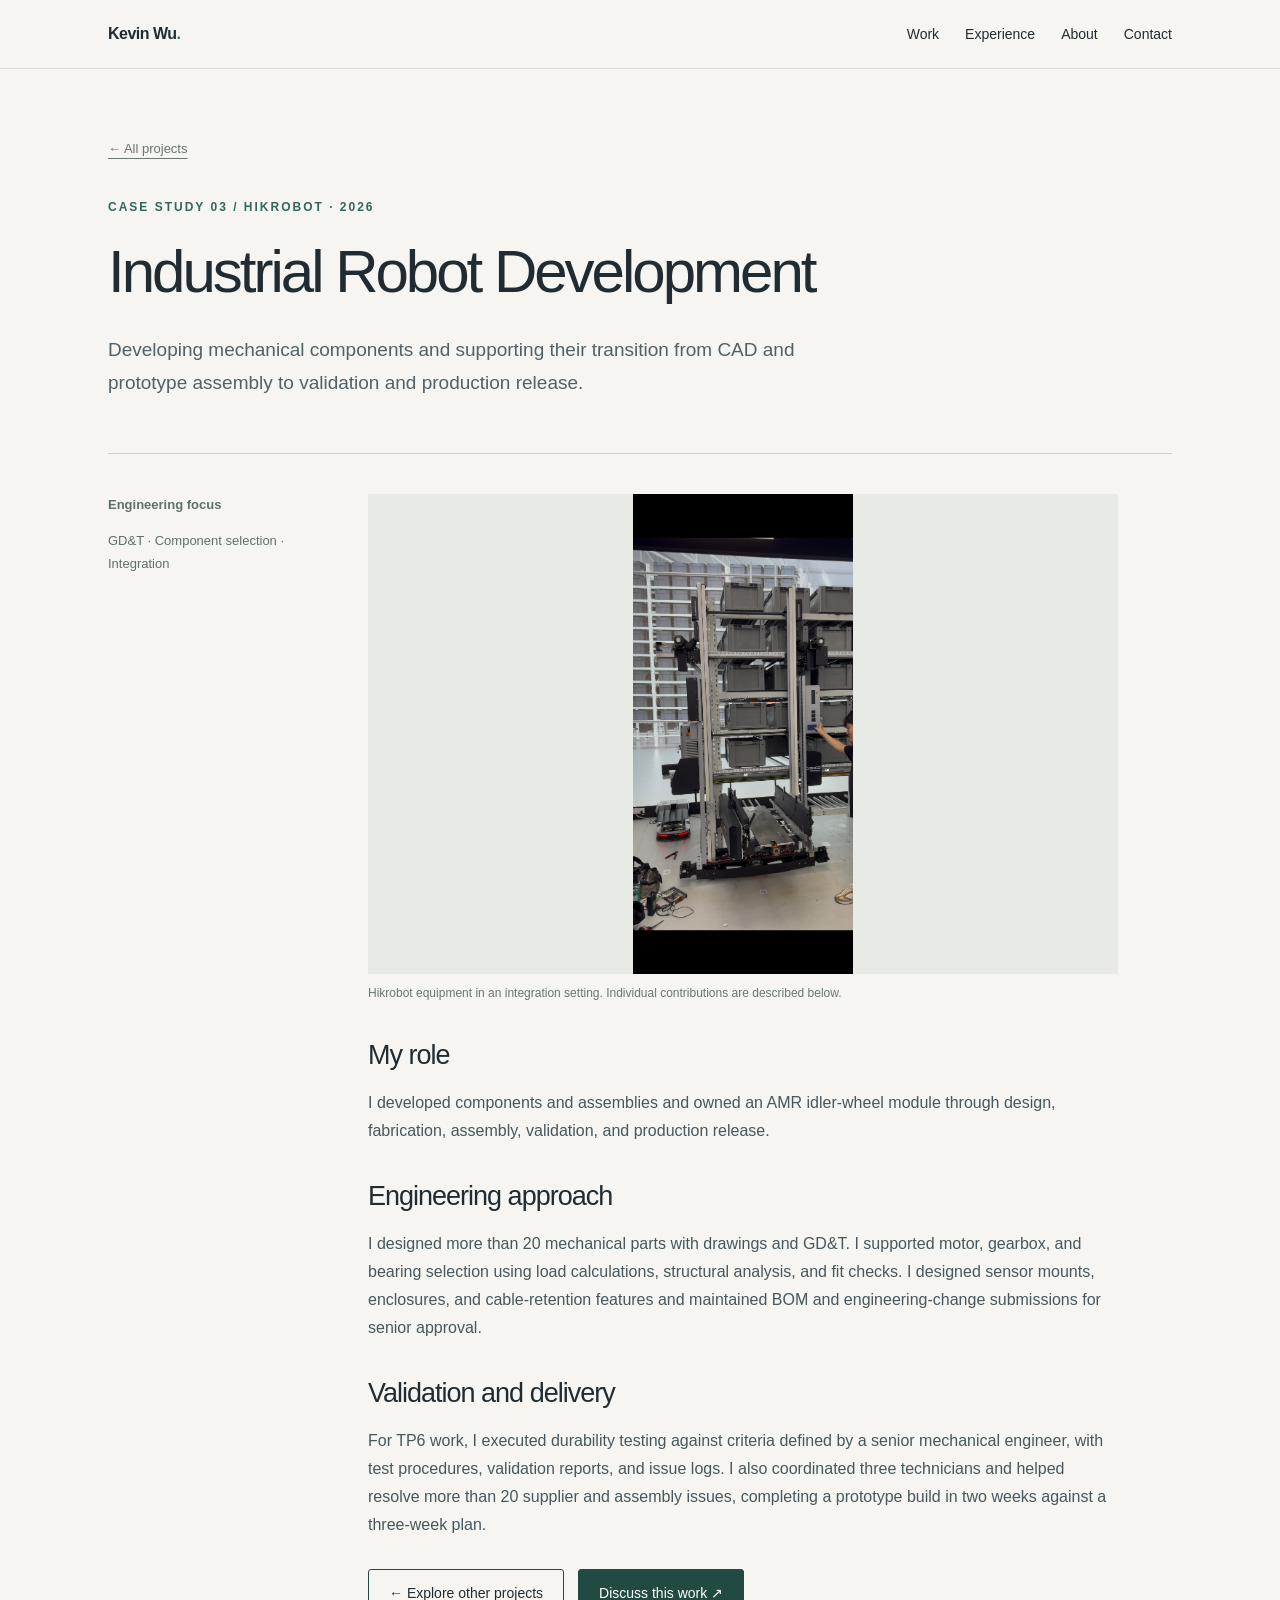
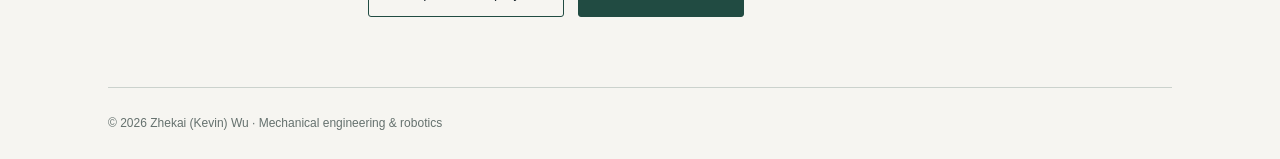
<file: industrial-robot.html>
<!doctype html><html lang="en"><head><meta charset="utf-8"><meta name="viewport" content="width=device-width,initial-scale=1"><title>Industrial Robot Development | Kevin Wu</title><meta name="description" content="Developing mechanical components and supporting their transition from CAD and prototype assembly to validation and production release."><link rel="stylesheet" href="style.css"></head><body><a class="skip" href="#main">Skip to content</a><header><nav aria-label="Main navigation"><a class="brand" href="index.html">Kevin Wu<span style="color:#397165">.</span></a><div class="links"><a href="index.html#work">Work</a><a href="index.html#experience">Experience</a><a href="index.html#about">About</a><a href="index.html#contact">Contact</a></div></nav></header><main id="main"><section class="case-hero"><a class="small" href="index.html#work">← All projects</a><p class="label" style="margin-top:35px">Case study 03 / Hikrobot · 2026</p><h1>Industrial Robot Development</h1><p class="intro">Developing mechanical components and supporting their transition from CAD and prototype assembly to validation and production release.</p></section><section class="section case-layout"><aside><strong>Engineering focus</strong><p>GD&T · Component selection · Integration</p></aside><article class="case-body"><figure class="case-photo"><img src="hikrobot.jpg" alt="Hikrobot warehouse robot and integration setup"><figcaption>Hikrobot equipment in an integration setting. Individual contributions are described below.</figcaption></figure><h2>My role</h2><p>I developed components and assemblies and owned an AMR idler-wheel module through design, fabrication, assembly, validation, and production release.</p><h2>Engineering approach</h2><p>I designed more than 20 mechanical parts with drawings and GD&amp;T. I supported motor, gearbox, and bearing selection using load calculations, structural analysis, and fit checks. I designed sensor mounts, enclosures, and cable-retention features and maintained BOM and engineering-change submissions for senior approval.</p><h2>Validation and delivery</h2><p>For TP6 work, I executed durability testing against criteria defined by a senior mechanical engineer, with test procedures, validation reports, and issue logs. I also coordinated three technicians and helped resolve more than 20 supplier and assembly issues, completing a prototype build in two weeks against a three-week plan.</p><div class="actions"><a class="button" href="index.html#work">← Explore other projects</a><a class="button primary" href="mailto:kevinwuzhekai@gmail.com">Discuss this work ↗</a></div></article></section><footer>© 2026 Zhekai (Kevin) Wu · Mechanical engineering & robotics</footer></main></body></html>
</file>
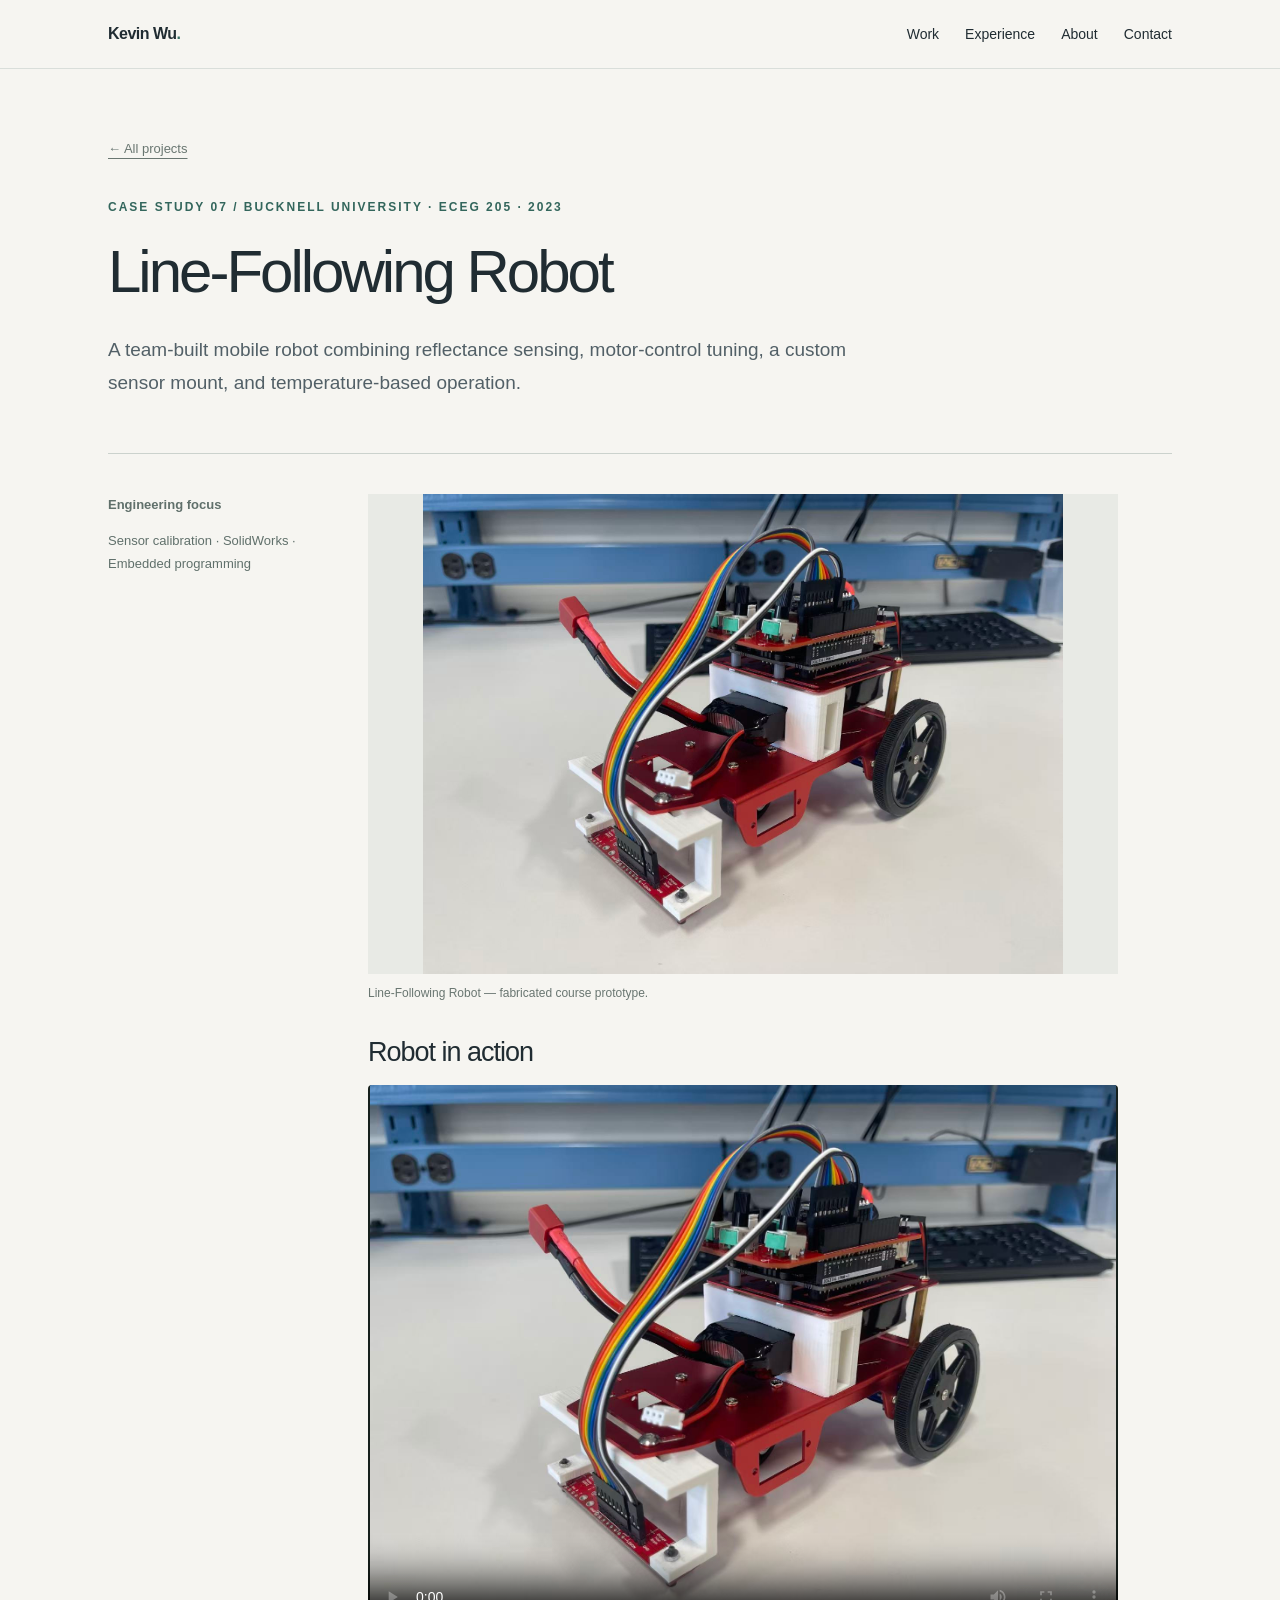
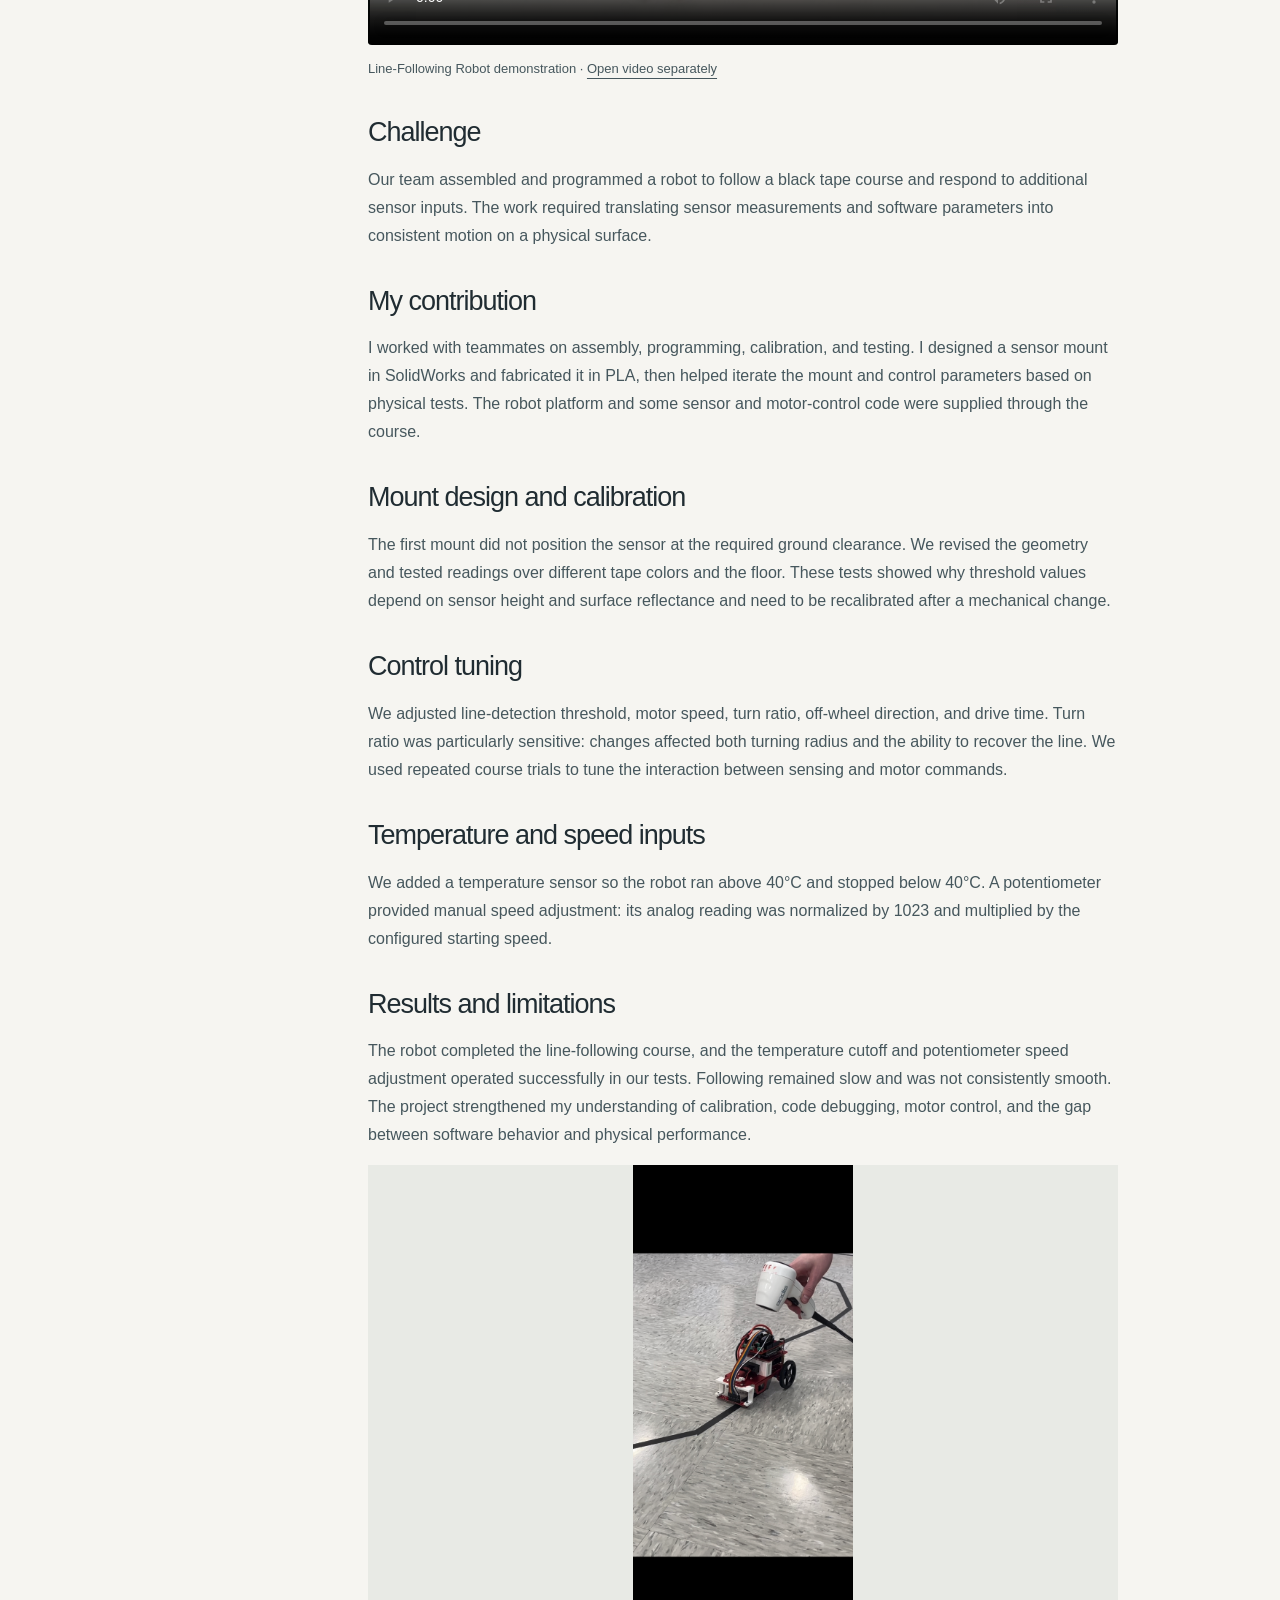
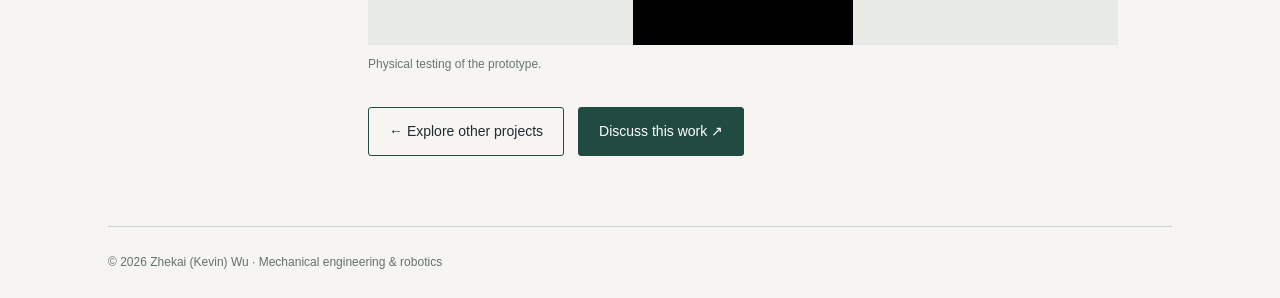
<file: line-following.html>
<!doctype html><html lang="en"><head><meta charset="utf-8"><meta name="viewport" content="width=device-width,initial-scale=1"><title>Line-Following Robot | Kevin Wu</title><meta name="description" content="A team-built mobile robot combining reflectance sensing, motor-control tuning, a custom sensor mount, and temperature-based operation."><link rel="stylesheet" href="style.css"></head><body><a class="skip" href="#main">Skip to content</a><header><nav aria-label="Main navigation"><a class="brand" href="index.html">Kevin Wu<span style="color:#397165">.</span></a><div class="links"><a href="index.html#work">Work</a><a href="index.html#experience">Experience</a><a href="index.html#about">About</a><a href="index.html#contact">Contact</a></div></nav></header><main id="main"><section class="case-hero"><a class="small" href="index.html#work">← All projects</a><p class="label" style="margin-top:35px">Case study 07 / Bucknell University · ECEG 205 · 2023</p><h1>Line-Following Robot</h1><p class="intro">A team-built mobile robot combining reflectance sensing, motor-control tuning, a custom sensor mount, and temperature-based operation.</p></section><section class="section case-layout"><aside><strong>Engineering focus</strong><p>Sensor calibration · SolidWorks · Embedded programming</p></aside><article class="case-body"><figure class="case-photo"><img src="line-following.jpg" alt="Line-Following Robot prototype"><figcaption>Line-Following Robot — fabricated course prototype.</figcaption></figure><section class="demo"><h2>Robot in action</h2><video controls playsinline preload="metadata" poster="line-following.jpg" aria-label="Line-Following Robot demonstration"><source src="line-following.mp4" type="video/mp4">Your browser does not support embedded video. <a href="line-following.mp4">Open the video</a>.</video><p class="small">Line-Following Robot demonstration · <a href="line-following.mp4">Open video separately</a></p></section><h2>Challenge</h2><p>Our team assembled and programmed a robot to follow a black tape course and respond to additional sensor inputs. The work required translating sensor measurements and software parameters into consistent motion on a physical surface.</p><h2>My contribution</h2><p>I worked with teammates on assembly, programming, calibration, and testing. I designed a sensor mount in SolidWorks and fabricated it in PLA, then helped iterate the mount and control parameters based on physical tests. The robot platform and some sensor and motor-control code were supplied through the course.</p><h2>Mount design and calibration</h2><p>The first mount did not position the sensor at the required ground clearance. We revised the geometry and tested readings over different tape colors and the floor. These tests showed why threshold values depend on sensor height and surface reflectance and need to be recalibrated after a mechanical change.</p><h2>Control tuning</h2><p>We adjusted line-detection threshold, motor speed, turn ratio, off-wheel direction, and drive time. Turn ratio was particularly sensitive: changes affected both turning radius and the ability to recover the line. We used repeated course trials to tune the interaction between sensing and motor commands.</p><h2>Temperature and speed inputs</h2><p>We added a temperature sensor so the robot ran above 40°C and stopped below 40°C. A potentiometer provided manual speed adjustment: its analog reading was normalized by 1023 and multiplied by the configured starting speed.</p><h2>Results and limitations</h2><p>The robot completed the line-following course, and the temperature cutoff and potentiometer speed adjustment operated successfully in our tests. Following remained slow and was not consistently smooth. The project strengthened my understanding of calibration, code debugging, motor control, and the gap between software behavior and physical performance.</p><figure class="case-photo"><img src="line-test.jpg" loading="lazy" alt="Line-Following Robot during testing"><figcaption>Physical testing of the prototype.</figcaption></figure><div class="actions"><a class="button" href="index.html#work">← Explore other projects</a><a class="button primary" href="mailto:kevinwuzhekai@gmail.com">Discuss this work ↗</a></div></article></section><footer>© 2026 Zhekai (Kevin) Wu · Mechanical engineering & robotics</footer></main></body></html>
</file>
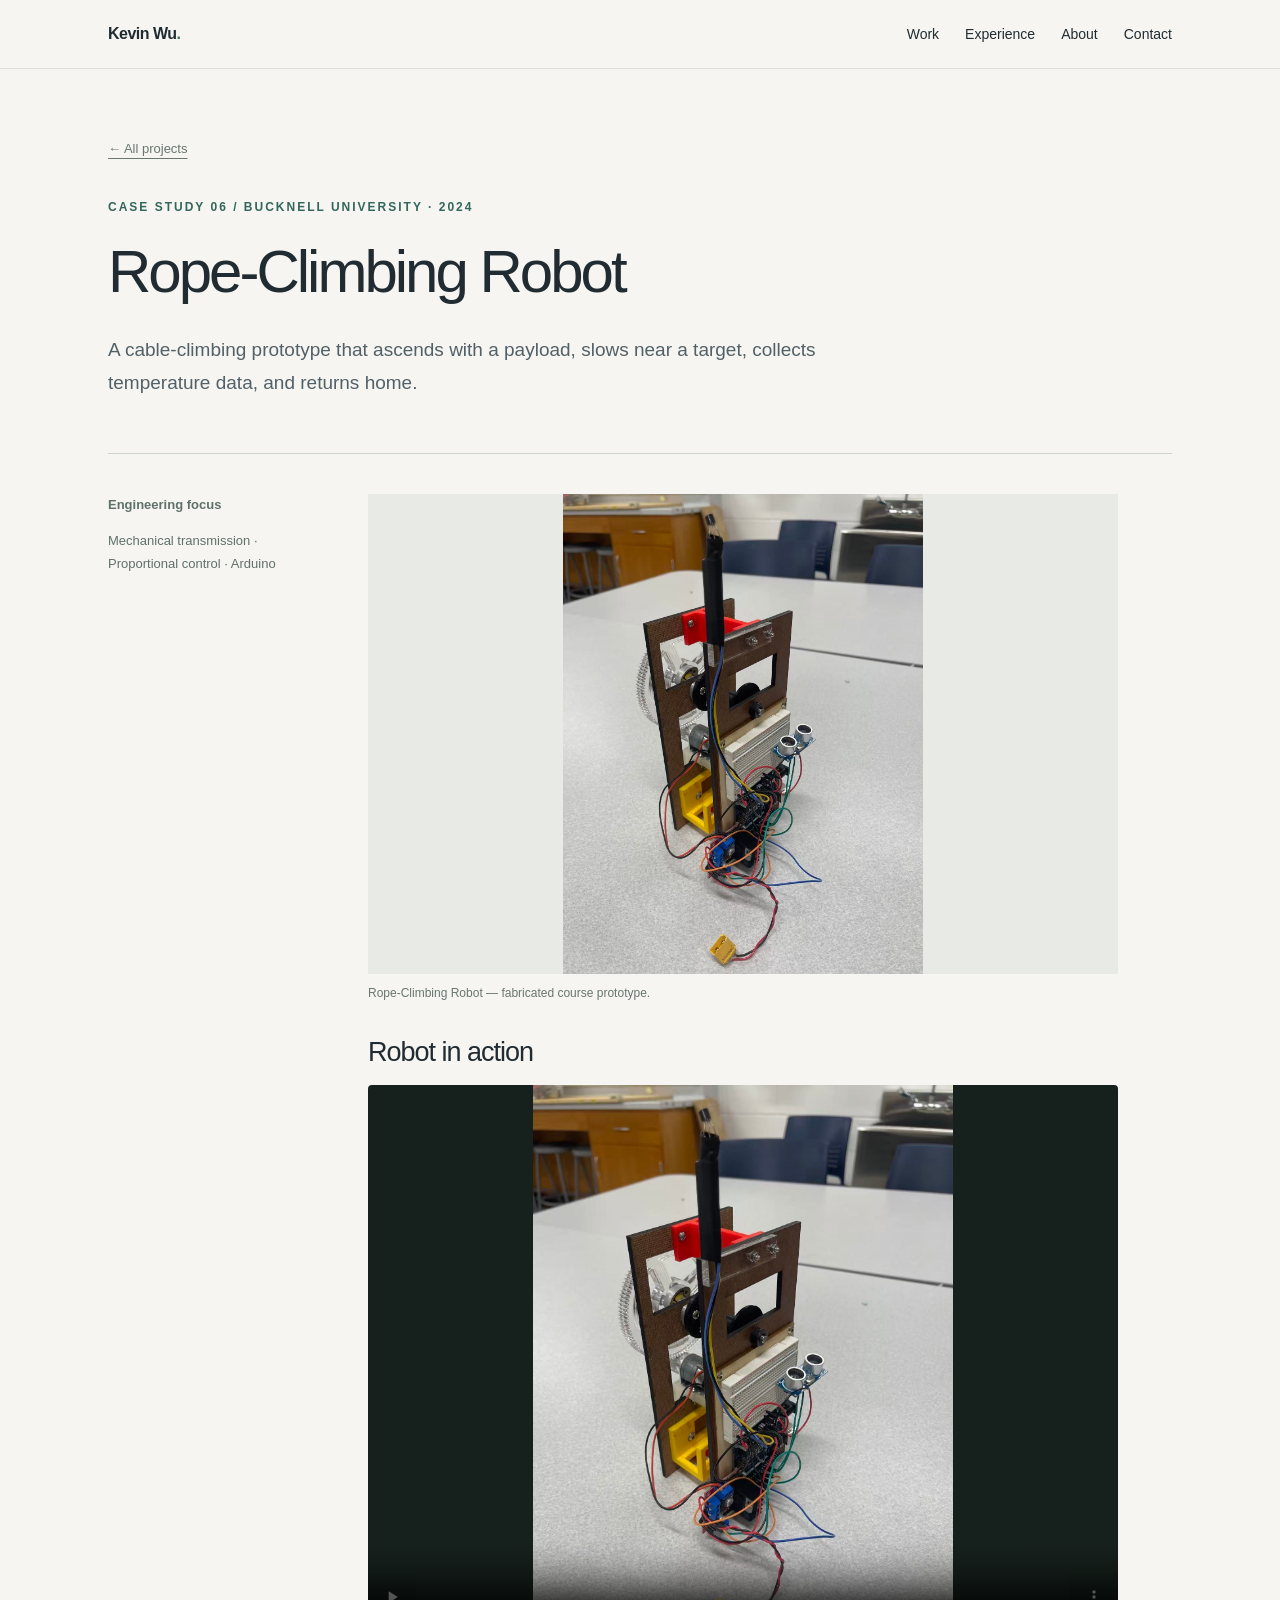
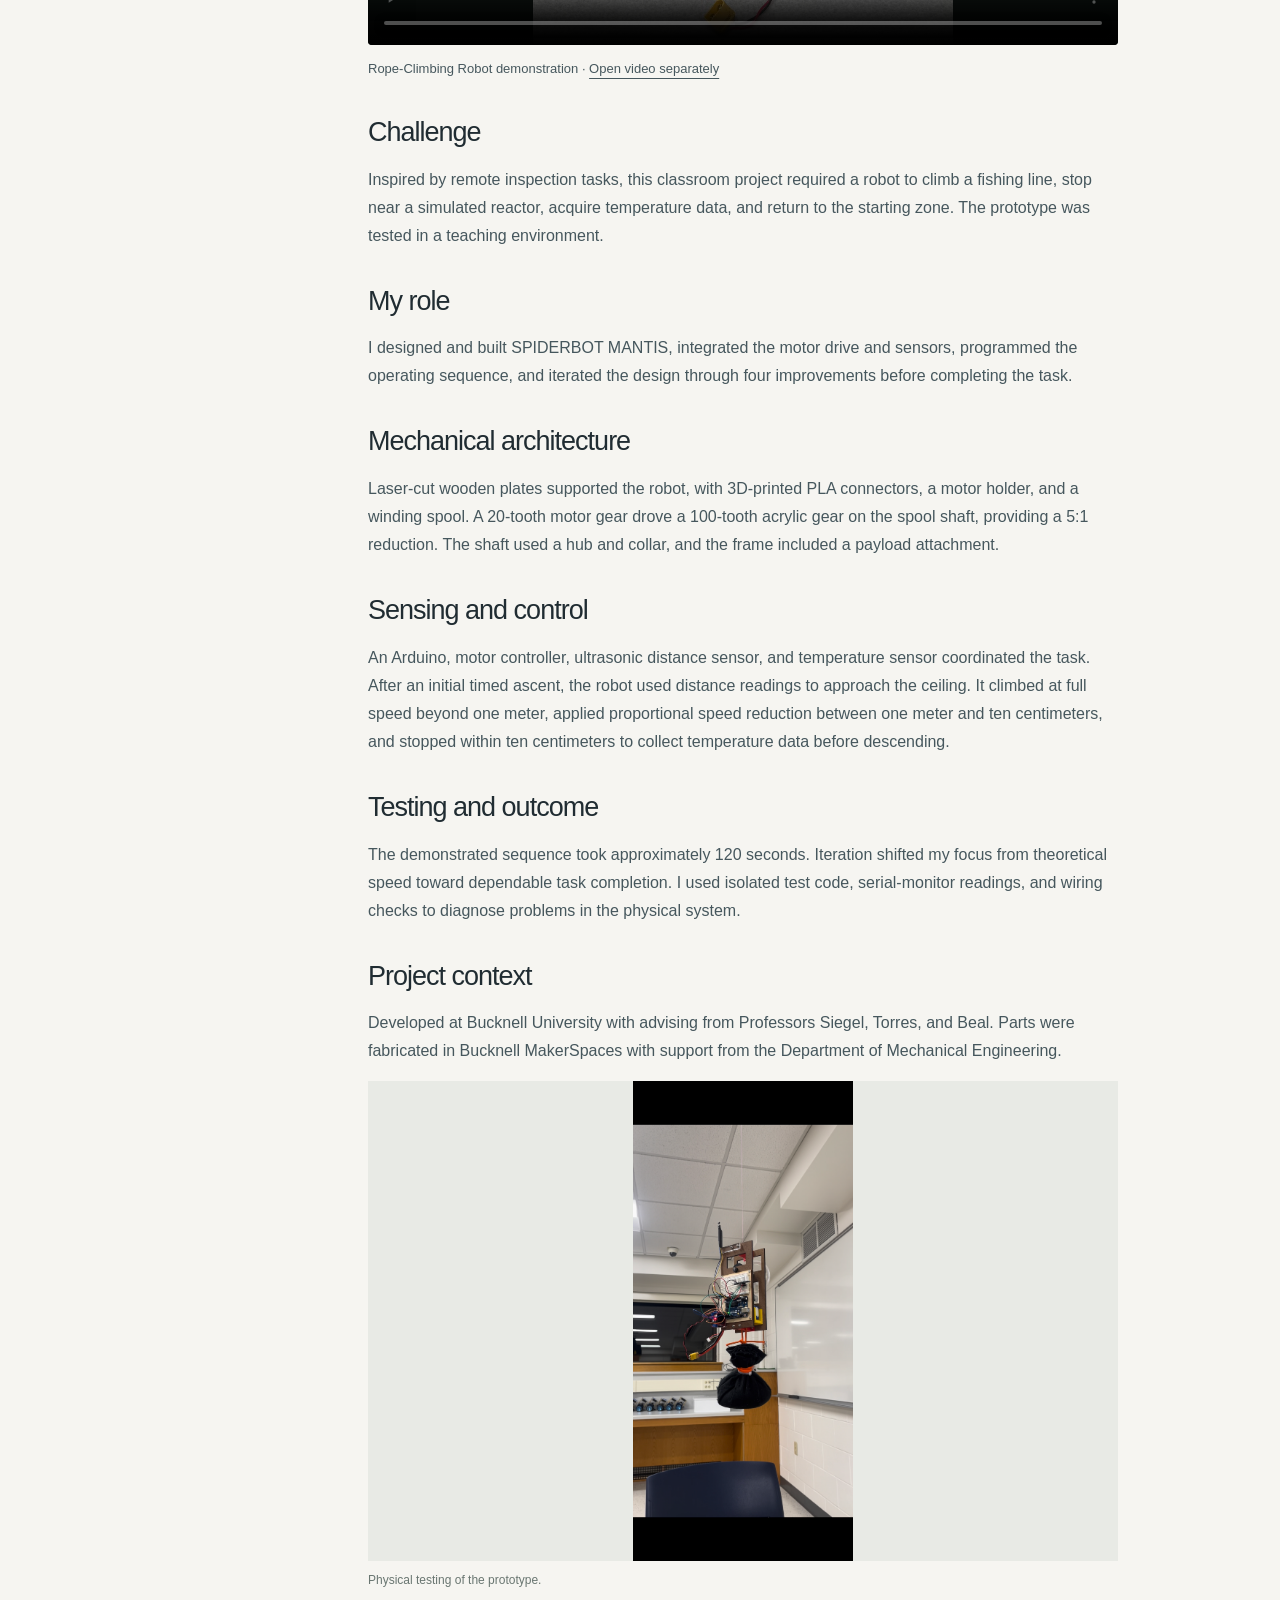
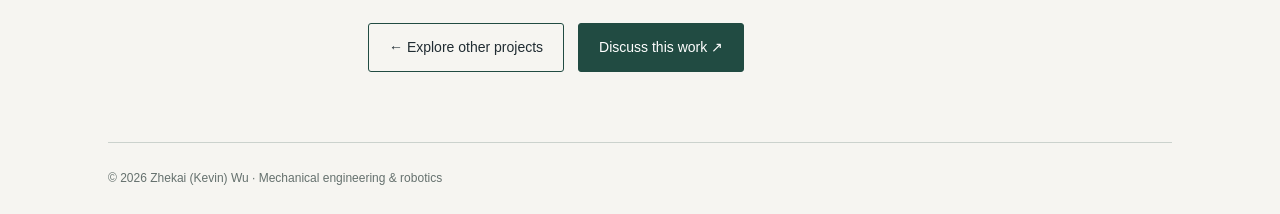
<file: rope-climbing.html>
<!doctype html><html lang="en"><head><meta charset="utf-8"><meta name="viewport" content="width=device-width,initial-scale=1"><title>Rope-Climbing Robot | Kevin Wu</title><meta name="description" content="A cable-climbing prototype that ascends with a payload, slows near a target, collects temperature data, and returns home."><link rel="stylesheet" href="style.css"></head><body><a class="skip" href="#main">Skip to content</a><header><nav aria-label="Main navigation"><a class="brand" href="index.html">Kevin Wu<span style="color:#397165">.</span></a><div class="links"><a href="index.html#work">Work</a><a href="index.html#experience">Experience</a><a href="index.html#about">About</a><a href="index.html#contact">Contact</a></div></nav></header><main id="main"><section class="case-hero"><a class="small" href="index.html#work">← All projects</a><p class="label" style="margin-top:35px">Case study 06 / Bucknell University · 2024</p><h1>Rope-Climbing Robot</h1><p class="intro">A cable-climbing prototype that ascends with a payload, slows near a target, collects temperature data, and returns home.</p></section><section class="section case-layout"><aside><strong>Engineering focus</strong><p>Mechanical transmission · Proportional control · Arduino</p></aside><article class="case-body"><figure class="case-photo"><img src="rope-climbing.jpg" alt="Rope-Climbing Robot prototype"><figcaption>Rope-Climbing Robot — fabricated course prototype.</figcaption></figure><section class="demo"><h2>Robot in action</h2><video controls playsinline preload="metadata" poster="rope-climbing.jpg" aria-label="Rope-Climbing Robot demonstration"><source src="rope-climbing.mp4" type="video/mp4">Your browser does not support embedded video. <a href="rope-climbing.mp4">Open the video</a>.</video><p class="small">Rope-Climbing Robot demonstration · <a href="rope-climbing.mp4">Open video separately</a></p></section><h2>Challenge</h2><p>Inspired by remote inspection tasks, this classroom project required a robot to climb a fishing line, stop near a simulated reactor, acquire temperature data, and return to the starting zone. The prototype was tested in a teaching environment.</p><h2>My role</h2><p>I designed and built SPIDERBOT MANTIS, integrated the motor drive and sensors, programmed the operating sequence, and iterated the design through four improvements before completing the task.</p><h2>Mechanical architecture</h2><p>Laser-cut wooden plates supported the robot, with 3D-printed PLA connectors, a motor holder, and a winding spool. A 20-tooth motor gear drove a 100-tooth acrylic gear on the spool shaft, providing a 5:1 reduction. The shaft used a hub and collar, and the frame included a payload attachment.</p><h2>Sensing and control</h2><p>An Arduino, motor controller, ultrasonic distance sensor, and temperature sensor coordinated the task. After an initial timed ascent, the robot used distance readings to approach the ceiling. It climbed at full speed beyond one meter, applied proportional speed reduction between one meter and ten centimeters, and stopped within ten centimeters to collect temperature data before descending.</p><h2>Testing and outcome</h2><p>The demonstrated sequence took approximately 120 seconds. Iteration shifted my focus from theoretical speed toward dependable task completion. I used isolated test code, serial-monitor readings, and wiring checks to diagnose problems in the physical system.</p><h2>Project context</h2><p>Developed at Bucknell University with advising from Professors Siegel, Torres, and Beal. Parts were fabricated in Bucknell MakerSpaces with support from the Department of Mechanical Engineering.</p><figure class="case-photo"><img src="rope-test.jpg" loading="lazy" alt="Rope-Climbing Robot during testing"><figcaption>Physical testing of the prototype.</figcaption></figure><div class="actions"><a class="button" href="index.html#work">← Explore other projects</a><a class="button primary" href="mailto:kevinwuzhekai@gmail.com">Discuss this work ↗</a></div></article></section><footer>© 2026 Zhekai (Kevin) Wu · Mechanical engineering & robotics</footer></main></body></html>
</file>
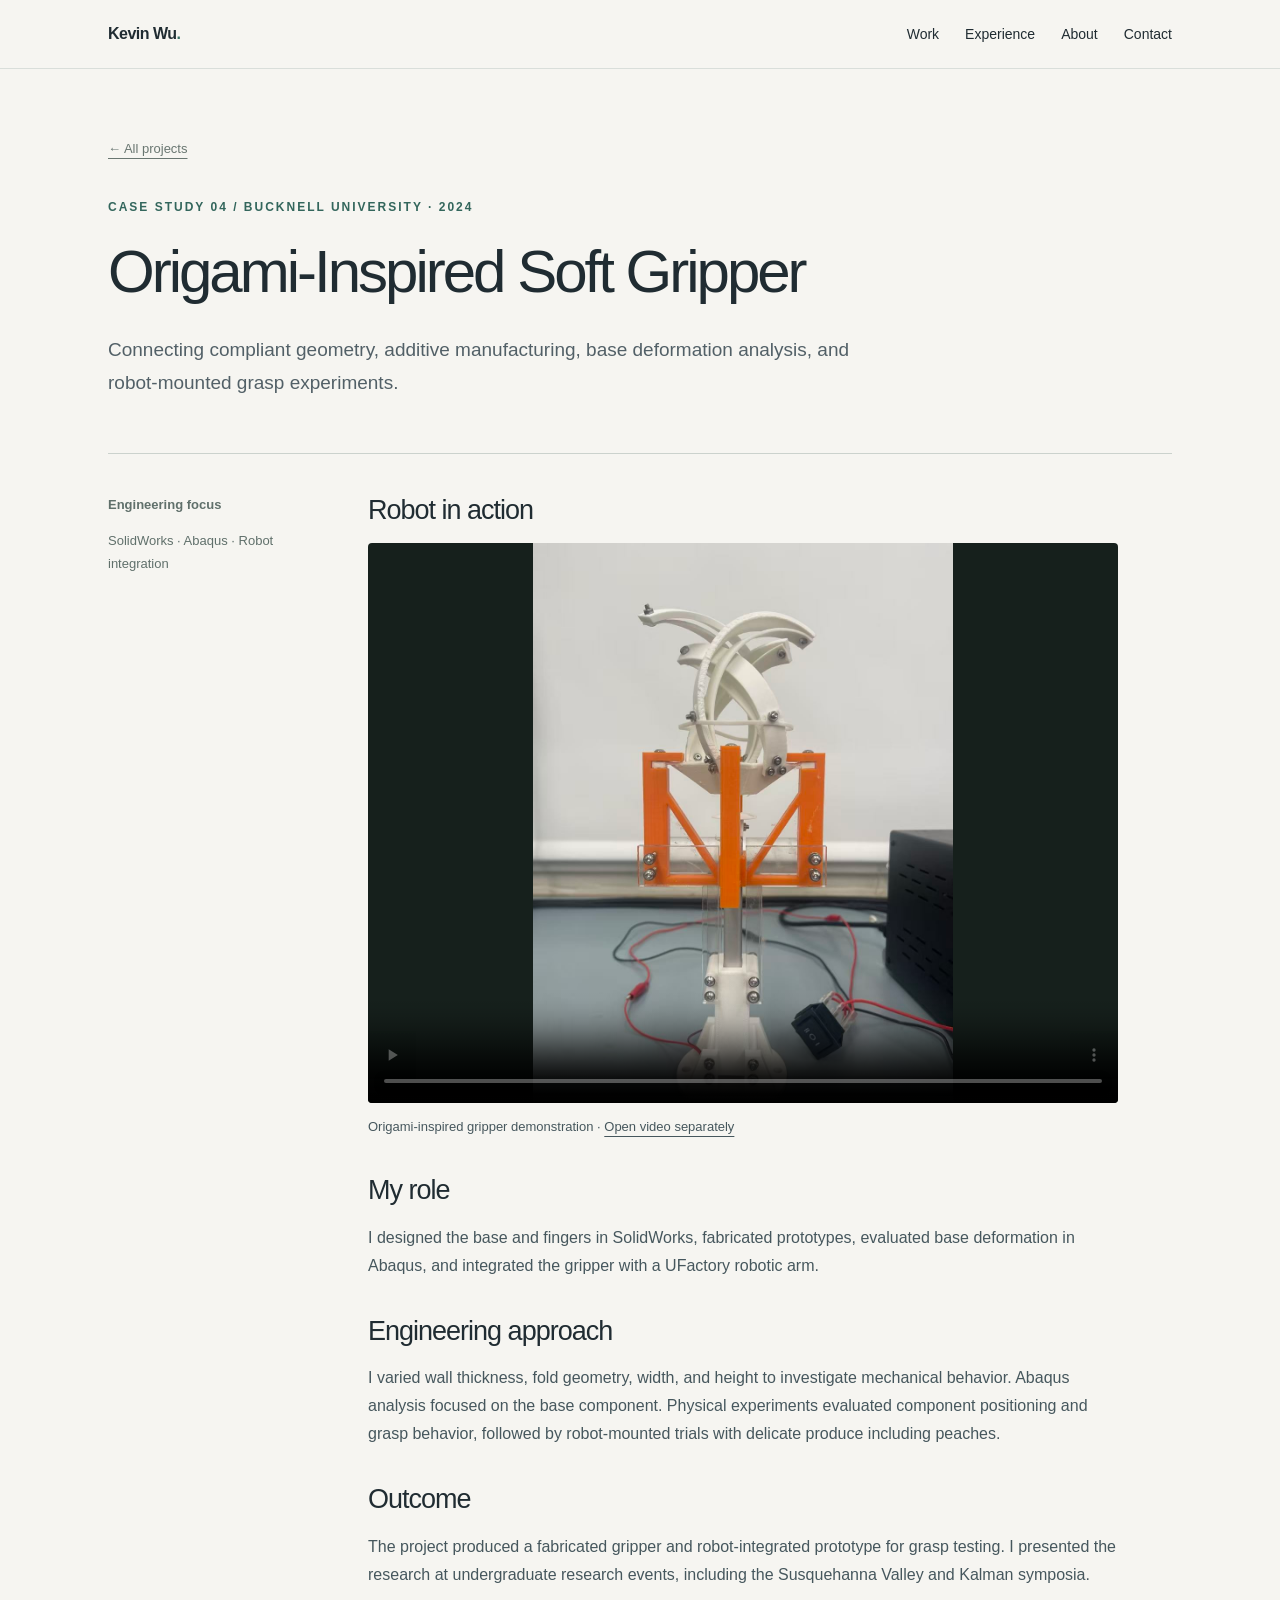
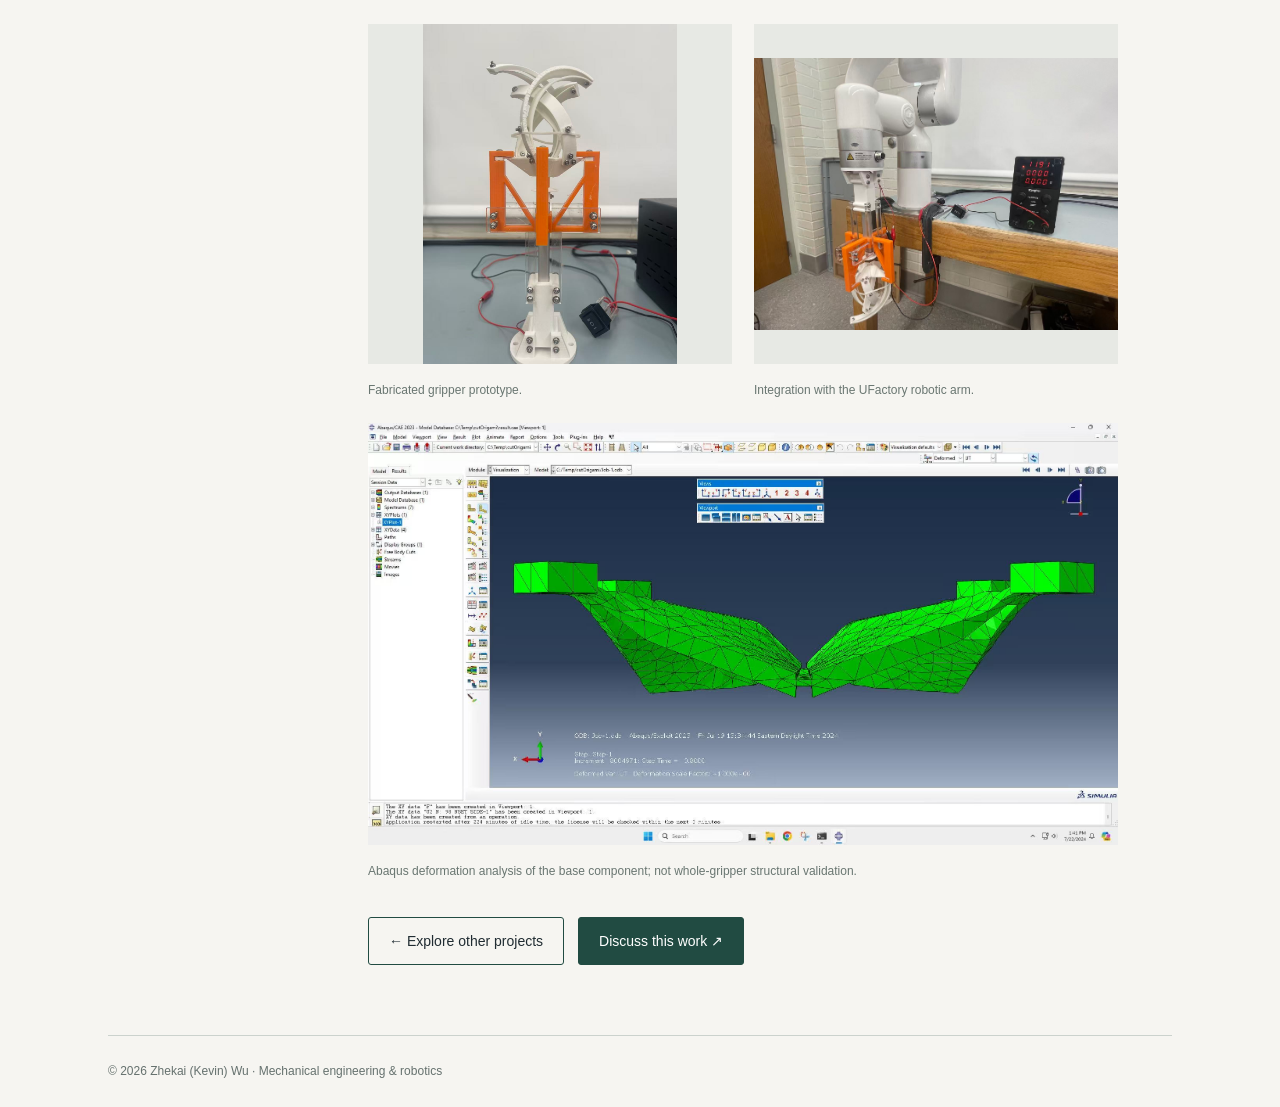
<file: soft-gripper.html>
<!doctype html><html lang="en"><head><meta charset="utf-8"><meta name="viewport" content="width=device-width,initial-scale=1"><title>Origami-Inspired Soft Gripper | Kevin Wu</title><meta name="description" content="Connecting compliant geometry, additive manufacturing, base deformation analysis, and robot-mounted grasp experiments."><link rel="stylesheet" href="style.css"></head><body><a class="skip" href="#main">Skip to content</a><header><nav aria-label="Main navigation"><a class="brand" href="index.html">Kevin Wu<span style="color:#397165">.</span></a><div class="links"><a href="index.html#work">Work</a><a href="index.html#experience">Experience</a><a href="index.html#about">About</a><a href="index.html#contact">Contact</a></div></nav></header><main id="main"><section class="case-hero"><a class="small" href="index.html#work">← All projects</a><p class="label" style="margin-top:35px">Case study 04 / Bucknell University · 2024</p><h1>Origami-Inspired Soft Gripper</h1><p class="intro">Connecting compliant geometry, additive manufacturing, base deformation analysis, and robot-mounted grasp experiments.</p></section><section class="section case-layout"><aside><strong>Engineering focus</strong><p>SolidWorks · Abaqus · Robot integration</p></aside><article class="case-body"><section class="demo"><h2>Robot in action</h2><video controls playsinline preload="metadata" poster="gripper.jpg" aria-label="Origami-inspired gripper demonstration"><source src="gripper-demo.mp4" type="video/mp4">Your browser does not support embedded video. <a href="gripper-demo.mp4">Open the video</a>.</video><p class="small">Origami-inspired gripper demonstration · <a href="gripper-demo.mp4">Open video separately</a></p></section><h2>My role</h2><p>I designed the base and fingers in SolidWorks, fabricated prototypes, evaluated base deformation in Abaqus, and integrated the gripper with a UFactory robotic arm.</p><h2>Engineering approach</h2><p>I varied wall thickness, fold geometry, width, and height to investigate mechanical behavior. Abaqus analysis focused on the base component. Physical experiments evaluated component positioning and grasp behavior, followed by robot-mounted trials with delicate produce including peaches.</p><h2>Outcome</h2><p>The project produced a fabricated gripper and robot-integrated prototype for grasp testing. I presented the research at undergraduate research events, including the Susquehanna Valley and Kalman symposia.</p><div class="gallery"><figure><img src="gripper.jpg" alt="Fabricated origami-inspired gripper prototype" loading="lazy"><figcaption>Fabricated gripper prototype.</figcaption></figure><figure><img src="integration.jpg" alt="Soft gripper mounted on a UFactory robotic arm" loading="lazy"><figcaption>Integration with the UFactory robotic arm.</figcaption></figure><figure><img src="analysis.jpg" alt="Abaqus mesh and deformation view of the origami base component" loading="lazy"><figcaption>Abaqus deformation analysis of the base component; not whole-gripper structural validation.</figcaption></figure></div><div class="actions"><a class="button" href="index.html#work">← Explore other projects</a><a class="button primary" href="mailto:kevinwuzhekai@gmail.com">Discuss this work ↗</a></div></article></section><footer>© 2026 Zhekai (Kevin) Wu · Mechanical engineering & robotics</footer></main></body></html>
</file>
<file: style.css>
*{box-sizing:border-box}html{scroll-behavior:smooth;scroll-padding-top:95px}body{margin:0;background:#f6f5f1;color:#202c32;font-family:Arial,Helvetica,sans-serif;line-height:1.75}a{color:inherit;text-underline-offset:5px}header{position:sticky;top:0;background:#f6f5f1f5;z-index:5;border-bottom:1px solid #d9deda}nav{max-width:1120px;margin:auto;padding:20px 28px;display:flex;justify-content:space-between;align-items:center}nav a{text-decoration:none}nav .links{display:flex;gap:26px;font-size:14px}.brand{font-weight:700;letter-spacing:-.5px}main{max-width:1120px;margin:auto;padding:0 28px}.hero{padding:95px 0 65px;max-width:900px}.eyebrow,.label{font-size:12px;text-transform:uppercase;letter-spacing:2px;font-weight:700;color:#33665c}h1{font-size:clamp(42px,6.5vw,76px);line-height:1.08;letter-spacing:-3px;font-weight:500;margin:22px 0 28px}h2{font-size:34px;font-weight:500;letter-spacing:-1px;line-height:1.25}h3{font-size:23px;line-height:1.35;font-weight:500}.intro{font-size:19px;color:#526067;max-width:760px}.meta{font-size:14px;color:#627068}.actions{display:flex;gap:14px;flex-wrap:wrap;margin-top:30px}.button{padding:11px 20px;border:1px solid #214b42;border-radius:3px;text-decoration:none;font-size:14px}.primary{background:#214b42;color:white}.section{padding:55px 0;border-top:1px solid #cbd2cd}.section-head{display:flex;justify-content:space-between;gap:30px;align-items:baseline;margin-bottom:28px}.section-head p{max-width:480px;color:#63716e}.projects{display:grid;grid-template-columns:1fr 1fr;gap:0 40px}.project{padding:27px 0 32px;border-top:1px solid #cbd2cd;text-decoration:none;display:block}.project:hover h3{color:#286656}.project h3{margin:10px 0}.project p{color:#59676a;font-size:15px;max-width:440px}.tags{color:#397165;font-size:12px}.arrow{float:right;font-size:23px}.about-grid{display:grid;grid-template-columns:1.5fr 1fr;gap:65px}.experience{display:grid;grid-template-columns:190px 1fr;gap:30px;padding:24px 0;border-bottom:1px solid #d8deda}.experience h3{margin:0}.experience p{margin:6px 0;color:#5b696b}.small{font-size:13px;color:#697671}.tools{font-size:15px;line-height:2.2}.contact{padding:60px 0 80px}.contact h2{font-size:42px}footer{padding:25px 0;border-top:1px solid #cbd2cd;font-size:12px;color:#65716e}.case-hero{padding:65px 0 35px;max-width:880px}.case-hero h1{font-size:clamp(38px,5vw,60px)}.case-layout{display:grid;grid-template-columns:200px 1fr;gap:60px;padding:40px 0 70px}.case-layout aside{font-size:13px;color:#60706b}.case-body{max-width:750px}.case-body h2{font-size:27px;margin:35px 0 15px}.case-body h2:first-child{margin-top:0}.case-body p{color:#46575d}.gallery{display:grid;grid-template-columns:1fr 1fr;gap:22px;margin:35px 0}.gallery figure{margin:0}.gallery figure:last-child{grid-column:1/-1}.gallery img{width:100%;height:340px;object-fit:contain;background:#e7e9e4}.gallery figure:last-child img{height:auto}.gallery figcaption{font-size:12px;color:#697671;margin-top:7px}a:focus-visible{outline:3px solid #c97935;outline-offset:5px}.skip{position:absolute;left:-9999px}.skip:focus{left:15px;top:15px;background:white;z-index:20}@media(max-width:700px){nav{padding:16px 20px}.links{gap:14px!important;font-size:12px!important}main{padding:0 22px}.hero{padding:65px 0 45px}h1{letter-spacing:-1.8px}.projects,.about-grid,.case-layout{grid-template-columns:1fr}.section-head{display:block}.about-grid,.case-layout{gap:25px}.experience{grid-template-columns:1fr;gap:6px}.section{padding:38px 0}.case-layout aside{border-bottom:1px solid #cbd2cd;padding-bottom:20px}.gallery{grid-template-columns:1fr}.gallery figure:last-child{grid-column:auto}.gallery img{height:auto}.contact h2{font-size:34px}}@media(prefers-reduced-motion:reduce){html{scroll-behavior:auto}}
.project-photo{display:block;width:100%;height:260px;object-fit:contain;background:#e8eae5;margin-bottom:24px;border-radius:3px}.case-photo{margin:0 0 32px}.case-photo img{display:block;width:100%;max-height:480px;object-fit:contain;background:#e8eae5}.case-photo figcaption{font-size:12px;color:#697671;margin-top:9px}@media(max-width:700px){.project-photo{height:240px}}

.demo{margin:0 0 35px}.demo video{display:block;width:100%;max-height:560px;background:#16201c;border-radius:4px}.demo h2{margin-top:0}
</file>
